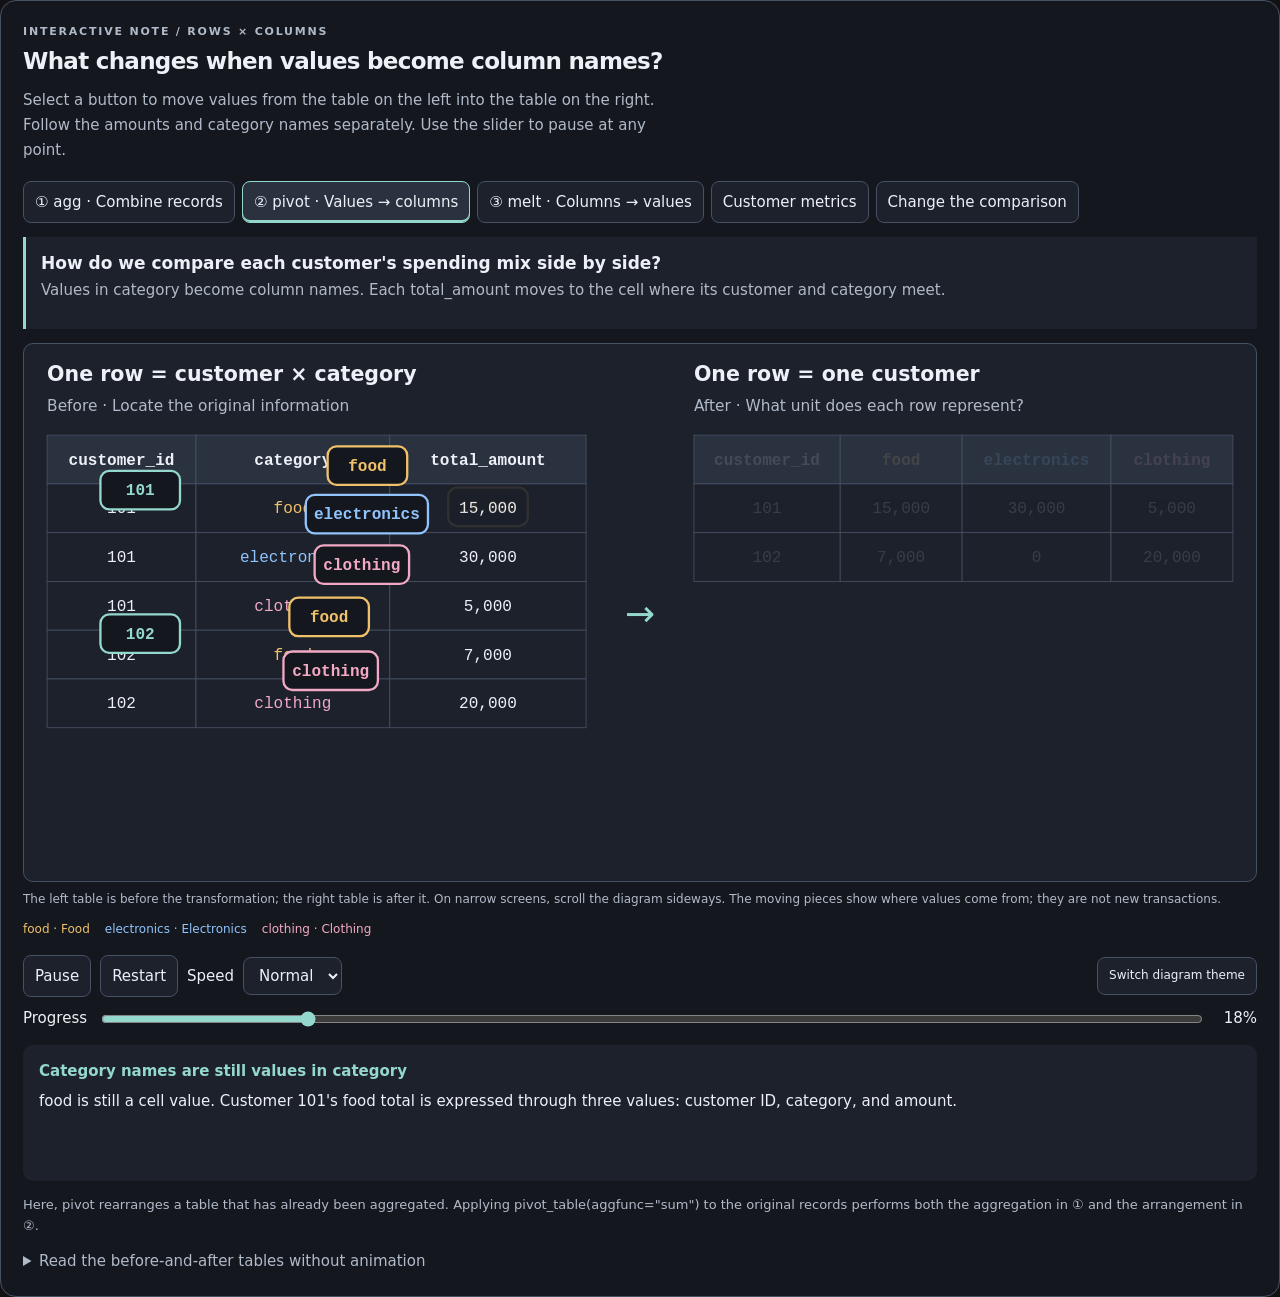
<file: static/pandas-table-lab-en.html>
<!doctype html>
<html lang="en">
<head>
<meta charset="utf-8">
<meta name="viewport" content="width=device-width,initial-scale=1">
<title>How Rows and Columns Change — A Pandas Table Lab</title>
<style>
/* Applies only within this document. The blog's styles and scripts remain unchanged. */
:root{color-scheme:dark;--bg:#14171d;--panel:#1c212b;--text:#edf1f7;--muted:#b1bac9;--line:#465164;--soft:#2a3240;--food:#f0c16b;--electronics:#91c4ff;--clothing:#f2a9c5;--id:#94d8cd}
:root[data-light]{color-scheme:light;--bg:#f6f7fa;--panel:#fff;--text:#202938;--muted:#4f5c6e;--line:#b3becc;--soft:#e9edf3;--food:#885500;--electronics:#175ba6;--clothing:#96335a;--id:#17685c}
*{box-sizing:border-box}body{margin:0;background:transparent;color:var(--text);font:15px/1.65 system-ui,-apple-system,"Noto Sans KR",sans-serif}main{background:var(--bg);border:1px solid var(--line);border-radius:16px;padding:22px;overflow:hidden}h1{font-size:23px;line-height:1.45;margin:4px 0 10px;letter-spacing:-.7px}.eyebrow{font-size:11px;letter-spacing:1.8px;font-weight:700;color:var(--muted)}p{margin:8px 0}.intro{color:var(--muted);max-width:70ch}.tabs{display:flex;gap:7px;flex-wrap:wrap;margin:18px 0 12px}button,select{font:inherit;border:1px solid var(--line);border-radius:8px;background:var(--panel);color:var(--text);padding:8px 11px;cursor:pointer}button[aria-pressed=true]{border-color:var(--id);background:var(--soft);box-shadow:inset 0 -2px var(--id)}button:hover{background:var(--soft)}button:focus-visible,select:focus-visible,input:focus-visible,summary:focus-visible{outline:3px solid var(--electronics);outline-offset:3px}.purpose{padding:12px 15px;border-left:3px solid var(--id);background:var(--panel);margin:14px 0;min-height:92px}.purpose b{display:block;font-size:17px}.purpose span{color:var(--muted)}.scroll{overflow-x:auto;border:1px solid var(--line);border-radius:10px;background:var(--panel)}svg{display:block;width:100%;min-width:900px;height:auto}.hint{font-size:12px;color:var(--muted)}.controls{display:flex;align-items:center;gap:9px;flex-wrap:wrap;margin:15px 0 9px}.timeline{display:flex;align-items:center;gap:12px}.timeline label{flex-shrink:0;white-space:nowrap}input[type=range]{width:100%;accent-color:var(--id);cursor:pointer}output{min-width:40px;text-align:right;font-variant-numeric:tabular-nums}.explanation{background:var(--panel);padding:14px 16px;border-radius:10px;min-height:136px;margin-top:14px}.explanation b{color:var(--id);display:block;margin-bottom:5px}.foot{font-size:13px;color:var(--muted);margin:13px 0 0}details{margin-top:12px}summary{cursor:pointer;color:var(--muted)}.static{overflow:auto}table{border-collapse:collapse;min-width:420px;font-size:13px;margin:10px 0 18px}td,th{border:1px solid var(--line);padding:7px 10px;text-align:left}caption{text-align:left;font-weight:700;padding:8px 0}.theme{margin-left:auto;font-size:12px}.legend{display:flex;gap:15px;flex-wrap:wrap;font-size:12px;margin-top:10px}.legend span:nth-child(1){color:var(--food)}.legend span:nth-child(2){color:var(--electronics)}.legend span:nth-child(3){color:var(--clothing)}@media(max-width:540px){main{padding:14px;border-radius:12px}h1{font-size:21px}.tabs button{font-size:13px;padding:8px}.purpose{min-height:125px}.explanation{min-height:180px}.theme{margin-left:0}}
</style>
</head>
<body>
<main id="lab">
<div class="eyebrow">INTERACTIVE NOTE / ROWS × COLUMNS</div>
<h1>What changes when values become column names?</h1>
<p class="intro">Select a button to move values from the table on the left into the table on the right. Follow the amounts and category names separately. Use the slider to pause at any point.</p>
<nav class="tabs" aria-label="Choose a data transformation">
<button type="button" data-mode="group">① agg · Combine records</button>
<button type="button" data-mode="pivot">② pivot · Values → columns</button>
<button type="button" data-mode="melt">③ melt · Columns → values</button>
<button type="button" data-mode="stats">Customer metrics</button>
<button type="button" data-mode="swap">Change the comparison</button>
</nav>
<div class="purpose"><b id="question"></b><span id="purpose"></span></div>
<div class="scroll" tabindex="0" aria-label="Transformation diagram. Scroll horizontally on a narrow screen."><svg id="board" viewBox="0 0 960 418" role="img" aria-labelledby="svg-title svg-desc"></svg></div>
<p class="hint">The left table is before the transformation; the right table is after it. On narrow screens, scroll the diagram sideways. The moving pieces show where values come from; they are not new transactions.</p>
<div class="legend"><span>food · Food</span><span>electronics · Electronics</span><span>clothing · Clothing</span></div>
<div class="controls">
<button id="play" type="button">Play</button><button id="replay" type="button">Restart</button>
<label for="speed">Speed</label><select id="speed"><option value="0.7">Slow</option><option value="1" selected>Normal</option><option value="1.6">Fast</option></select>
<button type="button" class="theme" id="theme">Switch diagram theme</button>
</div>
<div class="timeline"><label for="progress">Progress</label><input id="progress" type="range" min="0" max="1000" value="0" aria-label="Transformation progress"><output id="percent" for="progress">0%</output></div>
<div class="explanation" aria-live="polite"><b id="phase"></b><span id="explain"></span></div>
<p class="foot" id="result"></p>
<details><summary>Read the before-and-after tables without animation</summary><div class="static" id="static"></div></details>
<noscript><p>The animated diagram requires JavaScript. The article also includes tables and explanations using the same data.</p></noscript>
</main>
<script>
(() => {
'use strict';
// Uses only fictional example data, with no external libraries or network requests.
const $ = id => document.getElementById(id);
const NS = 'http://www.w3.org/2000/svg';
const raw = {headers:['record_id','customer_id','category','amount'],widths:[84,108,128,100],rows:[['r1','101','food','10,000'],['r2','101','food','5,000'],['r3','101','electronics','30,000'],['r4','101','clothing','5,000'],['r5','102','food','7,000'],['r6','102','clothing','20,000']]};
const pairs = {headers:['customer_id','category','total_amount'],widths:[116,151,153],rows:[['101','food','15,000'],['101','electronics','30,000'],['101','clothing','5,000'],['102','food','7,000'],['102','clothing','20,000']]};
const wide = {headers:['customer_id','food','electronics','clothing'],widths:[114,95,116,95],rows:[['101','15,000','30,000','5,000'],['102','7,000','0','20,000']]};
const long = {headers:['customer_id','category','total_amount'],widths:[116,151,153],rows:[['101','food','15,000'],['102','food','7,000'],['101','electronics','30,000'],['102','electronics','0'],['101','clothing','5,000'],['102','clothing','20,000']]};
const stats = {headers:['customer_id','total','mean','max'],widths:[114,102,102,102],rows:[['101','50,000','12,500','30,000'],['102','27,000','13,500','20,000']]};
const flipped = {headers:['category','101','102'],widths:[160,130,130],rows:[['food','15,000','7,000'],['electronics','30,000','0'],['clothing','5,000','20,000']]};
const modes = {
 group:{src:raw,dst:pairs,left:'One row = one spending record',right:'One row = customer × category',question:'How do we total one customer\'s spending in each category?',purpose:'Group by customer_id + category. Combine multiple records into one total.',phases:[['Choose the grouping keys','Customer 101\'s two food records belong to the same group. Their different record_id values identify them as separate original records.'],['Amounts in the same group come together in one cell','Add KRW 10,000 and KRW 5,000 to get KRW 15,000. This step performs a calculation, rather than just changing positions.'],['A total remains in place of individual records','The KRW 15,000 for 101 × food does not tell us the two original amounts. The result no longer contains record_id or the individual amounts.']],result:'6 record rows → 5 observed customer-category rows. The overall amount stays at KRW 77,000, but individual record details have been summarized.'},
 pivot:{src:pairs,dst:wide,left:'One row = customer × category',right:'One row = one customer',question:'How do we compare each customer\'s spending mix side by side?',purpose:'Values in category become column names. Each total_amount moves to the cell where its customer and category meet.',phases:[['Category names are still values in category','food is still a cell value. Customer 101\'s food total is expressed through three values: customer ID, category, and amount.'],['Category values become headers; amounts move to matching cells','food becomes a column name on the right. KRW 15,000 moves to row 101 × column food. The category information has not disappeared.'],['The same facts are collected in one row per customer','101 × food still means KRW 15,000. The 0 in the newly created 102 × electronics cell assumes no purchase; it is not an observed transaction.']],result:'Here, pivot rearranges a table that has already been aggregated. Applying pivot_table(aggfunc="sum") to the original records performs both the aggregation in ① and the arrangement in ②.'},
 melt:{src:wide,dst:long,left:'One row = one customer',right:'One row = customer × category',question:'How do we filter and group using category as one common field?',purpose:'Unpack several column names into values in category, and collect each cell\'s amount in total_amount.',phases:[['Column names carry information too','For KRW 15,000 in the food column, the category name and amount are stored separately. The customer ID must also stay connected.'],['Bring the column name and amount into the same row again','The header food repeats as a category value for both customers. The links between 101 and KRW 15,000, and between 102 and KRW 7,000, stay intact.'],['More rows do not mean more customers or original records','2 customers × 3 categories = 6 rows. KRW 15,000 is still a total; it does not split into KRW 10,000 and KRW 5,000. The filled-in 0 also gets its own row.']],result:'2 rows × 3 amount columns → 6 rows × 1 amount column. Category information moves from column names into category values. There are still 2 customers.'},
 stats:{src:raw,dst:stats,left:'Original: one row = one spending record',right:'One row = one customer',question:'What if we need each customer\'s total, mean, and maximum across categories?',purpose:'Group only by customer and apply different calculations to amount. The names on the right are calculated metrics, not categories.',phases:[['Keep only customer as the grouping key','Customer 101\'s four records are calculated as one group even though their categories differ.'],['Calculate different metrics from the same records','From the four amounts, calculate a total of KRW 50,000, a mean of KRW 12,500 per record, and a maximum of KRW 30,000.'],['Calculated metrics answer different questions','total, mean, and max are not values from the original category column. Adding these metrics together does not give total spending.']],result:'The result no longer distinguishes categories. Knowing only the total, mean, and maximum does not let us recover the food total of KRW 15,000.'},
 swap:{src:wide,dst:flipped,left:'Rows = customers / Columns = categories',right:'Rows = categories / Columns = customers',question:'What if we want to compare the two customers within each category?',purpose:'Place customers and categories on the opposite axes. The comparison changes, but each combination\'s amount stays the same.',phases:[['Choose what each row should compare','The left table has one row per customer. This time, we want one row per category.'],['Swap the positions of identifiers and categories','food becomes a row label, and 101 becomes a column name. KRW 15,000 moves to row food × column 101.'],['The table faces a different direction; the amounts stay the same','Customer 101\'s food total is still KRW 15,000. Changing positions alone does not change the total, units, or aggregation period.']],result:'This exchanges the two axes of the current amount table. Not every pivot is a simple transpose. Choose index and columns to suit the question.'}
};
function node(tag,attrs={},text){const e=document.createElementNS(NS,tag);for(const[k,v]of Object.entries(attrs))e.setAttribute(k,v);if(text!==undefined)e.textContent=text;return e;}
function color(text){return ['food','electronics','clothing'].includes(text)?`var(--${text})`:'var(--text)';}
function position(table,side,row,col){const x=(side?522:18)+table.widths.slice(0,col).reduce((a,b)=>a+b,0)+table.widths[col]/2;return{x,y:90+(row+1)*38};}
let mode='pivot',progress=0,playing=false,last=0,raf=0,flights=[],destCells=[],phase=-1;
const reduce=window.matchMedia('(prefers-reduced-motion: reduce)');
function drawTable(table,side,title){const svg=$('board'),x=side?522:18;svg.append(node('text',{x,y:29,fill:'var(--text)','font-size':16,'font-weight':650},title));svg.append(node('text',{x,y:52,fill:'var(--muted)','font-size':12},side?'After · What unit does each row represent?':'Before · Locate the original information'));
 for(let r=-1;r<table.rows.length;r++)for(let c=0;c<table.headers.length;c++){const p=position(table,side,r,c),value=r<0?table.headers[c]:table.rows[r][c];svg.append(node('rect',{x:p.x-table.widths[c]/2,y:p.y-19,width:table.widths[c],height:38,fill:r<0?'var(--soft)':'var(--panel)',stroke:'var(--line)','stroke-width':.65}));const text=node('text',{x:p.x,y:p.y+4,'text-anchor':'middle',fill:color(value),'font-size':value.length>12?11:12.5,'font-family':'ui-monospace,monospace','font-weight':r<0?700:500},value);svg.append(text);if(side)destCells.push(text);}
}
function flight(sr,sc,dr,dc,label,tint,delay=0){const m=modes[mode],a=position(m.src,0,sr,sc),b=position(m.dst,1,dr,dc),g=node('g'),w=Math.max(62,label.length*7.2+16);g.append(node('rect',{x:-w/2,y:-15,width:w,height:30,rx:7,fill:'var(--bg)',stroke:tint||color(label),'stroke-width':1.8}));g.append(node('text',{'text-anchor':'middle',y:4,fill:tint||color(label),'font-size':12.5,'font-family':'ui-monospace,monospace','font-weight':700},label));$('board').append(g);flights.push({g,a,b,delay});}
function makeFlights(){const m=modes[mode];if(mode==='group'){const maps=[0,0,1,2,3,4];maps.forEach((r,i)=>flight(i,3,r,2,m.src.rows[i][3],color(m.src.rows[i][2]),i*.023));[0,2,3,4,5].forEach((i,r)=>flight(i,2,r,1,m.src.rows[i][2],null,r*.025));}
 if(mode==='pivot'){const cols={food:1,electronics:2,clothing:3};m.src.rows.forEach((r,i)=>{const c=cols[r[1]],dr=r[0]==='101'?0:1;flight(i,1,-1,c,r[1],null,i*.02);flight(i,2,dr,c,r[2],color(r[1]),.18+i*.018);});[0,3].forEach((i,r)=>flight(i,0,r,0,m.src.rows[i][0],'var(--id)',.1));}
 if(mode==='melt'){m.dst.rows.forEach((r,i)=>{const sr=r[0]==='101'?0:1,sc={food:1,electronics:2,clothing:3}[r[1]];flight(-1,sc,i,1,r[1],null,i*.015);flight(sr,sc,i,2,r[2],color(r[1]),.16+i*.015);flight(sr,0,i,0,r[0],'var(--id)',.08+i*.01);});}
 if(mode==='stats'){m.src.rows.forEach((r,i)=>{const dr=r[1]==='101'?0:1;[1,2,3].forEach((c)=>flight(i,3,dr,c,r[3],color(r[2]),.015*i+.04*c));});}
 if(mode==='swap'){for(let c=1;c<4;c++){flight(-1,c,c-1,0,m.src.headers[c],null,c*.025);for(let r=0;r<2;r++)flight(r,c,c-1,r+1,m.src.rows[r][c],color(m.src.headers[c]),.17+c*.02);}for(let r=0;r<2;r++)flight(r,0,-1,r+1,m.src.rows[r][0],'var(--id)',.09);}}
function staticTables(){const box=$('static');box.replaceChildren();[['Before',modes[mode].src],['After',modes[mode].dst]].forEach(([label,t])=>{const table=document.createElement('table');const cap=table.createCaption();cap.textContent=label;const head=table.createTHead().insertRow();t.headers.forEach(h=>{const th=document.createElement('th');th.scope='col';th.textContent=h;head.append(th);});const body=table.createTBody();t.rows.forEach(r=>{const row=body.insertRow();r.forEach(v=>{row.insertCell().textContent=v;});});box.append(table);});}
function paint(){progress=Math.max(0,Math.min(1,progress));$('progress').value=Math.round(progress*1000);$('percent').value=Math.round(progress*100)+'%';const show=Math.max(0,Math.min(1,(progress-.72)/.16));destCells.forEach(e=>e.setAttribute('opacity',.13+.87*show));for(const f of flights){const t=Math.max(0,Math.min(1,(progress-.08-f.delay*.55)/.47)),ease=t*t*(3-2*t),x=f.a.x+(f.b.x-f.a.x)*ease,y=f.a.y+(f.b.y-f.a.y)*ease-45*Math.sin(Math.PI*t);f.g.setAttribute('transform',`translate(${x} ${y})`);f.g.setAttribute('opacity',t<=0||progress>=.88?0:Math.min(1,t*12,Math.max(0,(.88-progress)*12)));}const current=progress<.19?0:progress<.81?1:2;if(current!==phase){phase=current;$('phase').textContent=modes[mode].phases[current][0];$('explain').textContent=modes[mode].phases[current][1];}}
function pause(){playing=false;cancelAnimationFrame(raf);$('play').textContent='Play';}
function tick(now){if(!playing)return;progress+=(now-last)/6500*Number($('speed').value);last=now;paint();if(progress>=1)pause();else raf=requestAnimationFrame(tick);}
function play(){if(progress>=1)progress=0;playing=true;last=performance.now();$('play').textContent='Pause';raf=requestAnimationFrame(tick);}
function select(next,auto=true){pause();mode=next;progress=0;phase=-1;flights=[];destCells=[];const m=modes[mode];$('board').replaceChildren(node('title',{id:'svg-title'},m.question),node('desc',{id:'svg-desc'},m.purpose));drawTable(m.src,0,m.left);drawTable(m.dst,1,m.right);$('board').append(node('text',{x:480,y:220,'text-anchor':'middle',fill:'var(--id)','font-size':28},'→'));makeFlights();$('question').textContent=m.question;$('purpose').textContent=m.purpose;$('result').textContent=m.result;document.querySelectorAll('[data-mode]').forEach(b=>b.setAttribute('aria-pressed',String(b.dataset.mode===mode)));staticTables();if(reduce.matches)progress=1;paint();if(auto&&!reduce.matches)play();}
// Users can start playback or change progress directly. The animation does not loop automatically.
document.querySelectorAll('[data-mode]').forEach(b=>b.addEventListener('click',()=>select(b.dataset.mode)));
$('play').addEventListener('click',()=>playing?pause():play());$('replay').addEventListener('click',()=>{pause();progress=0;paint();play();});$('progress').addEventListener('input',()=>{pause();progress=Number($('progress').value)/1000;paint();});$('theme').addEventListener('click',()=>document.documentElement.toggleAttribute('data-light'));
document.addEventListener('visibilitychange',()=>{if(document.hidden)pause();});
// Adjust only the frame height to fit its content. Do not change the parent document's CSS, theme, or DOM.
function resize(){try{if(window.frameElement)window.frameElement.style.height=Math.ceil($('lab').getBoundingClientRect().height+2)+'px';}catch(_){}}
new ResizeObserver(resize).observe($('lab'));select('pivot',false);let first=true;new IntersectionObserver(entries=>{if(entries[0].isIntersecting){if(first&&!reduce.matches){first=false;play();}}else pause();},{threshold:.15}).observe($('lab'));
})();
</script>
</body>
</html>
</file>
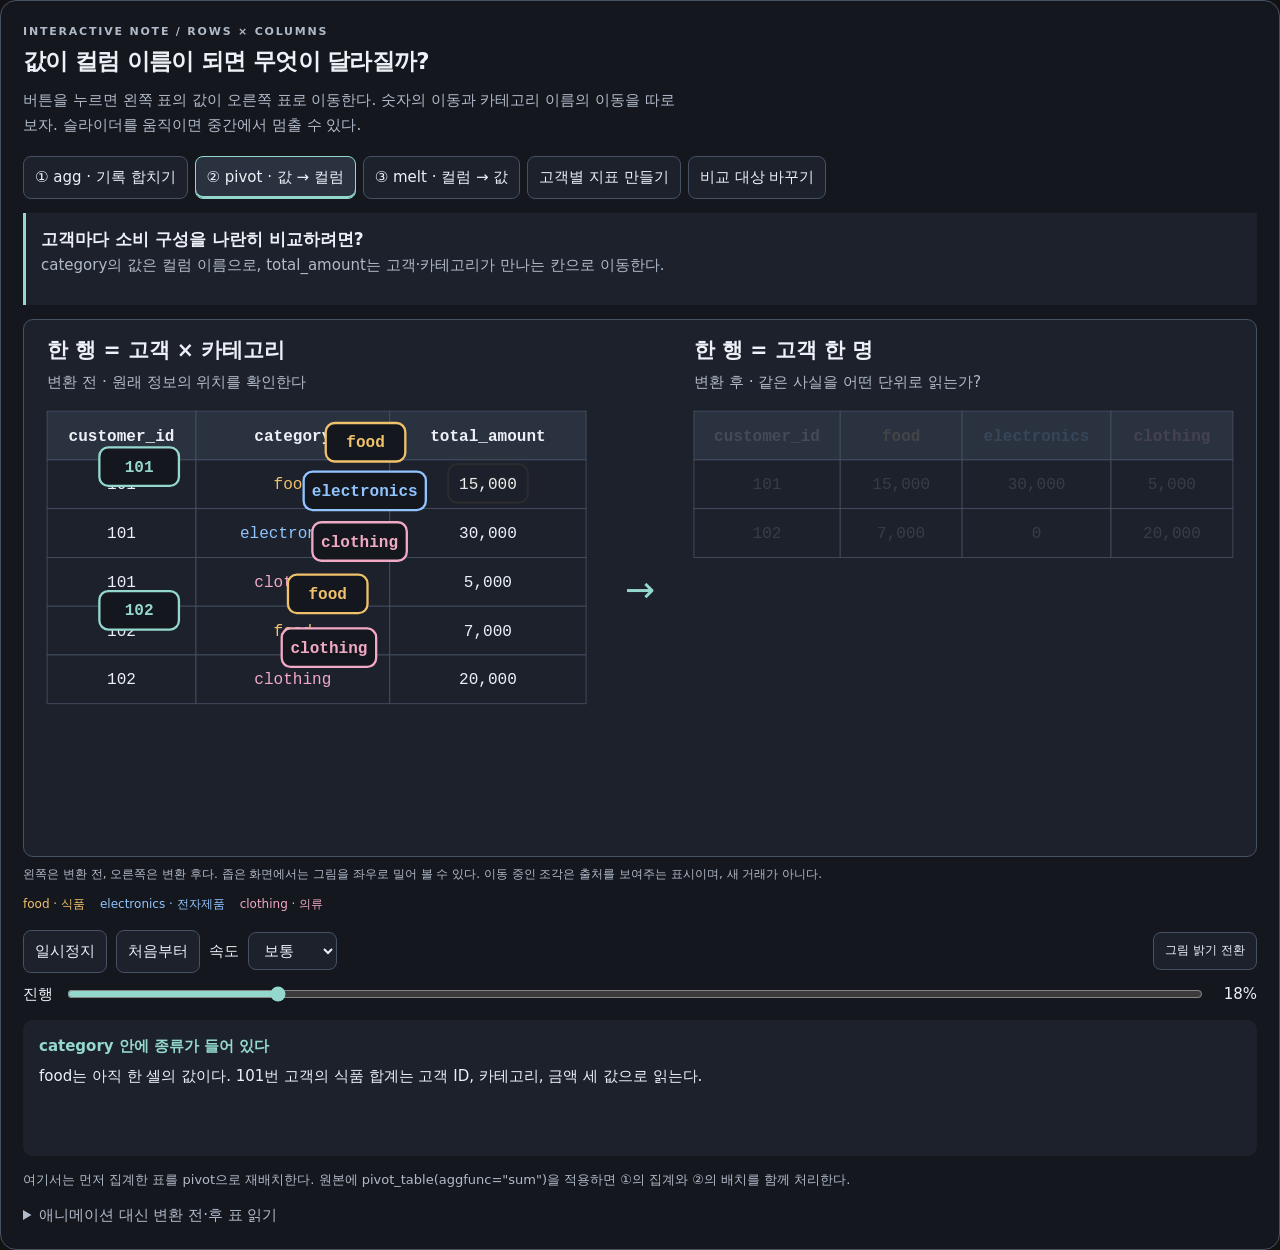
<file: static/pandas-table-lab.html>
<!doctype html>
<html lang="ko">
<head>
<meta charset="utf-8">
<meta name="viewport" content="width=device-width,initial-scale=1">
<title>행과 컬럼이 바뀌는 과정 — Pandas 테이블 실험</title>
<style>
/* 이 문서 안에서만 적용한다. 블로그의 스타일과 스크립트는 변경하지 않는다. */
:root{color-scheme:dark;--bg:#14171d;--panel:#1c212b;--text:#edf1f7;--muted:#b1bac9;--line:#465164;--soft:#2a3240;--food:#f0c16b;--electronics:#91c4ff;--clothing:#f2a9c5;--id:#94d8cd}
:root[data-light]{color-scheme:light;--bg:#f6f7fa;--panel:#fff;--text:#202938;--muted:#4f5c6e;--line:#b3becc;--soft:#e9edf3;--food:#885500;--electronics:#175ba6;--clothing:#96335a;--id:#17685c}
*{box-sizing:border-box}body{margin:0;background:transparent;color:var(--text);font:15px/1.65 system-ui,-apple-system,"Noto Sans KR",sans-serif}main{background:var(--bg);border:1px solid var(--line);border-radius:16px;padding:22px;overflow:hidden}h1{font-size:23px;line-height:1.45;margin:4px 0 10px;letter-spacing:-.7px}.eyebrow{font-size:11px;letter-spacing:1.8px;font-weight:700;color:var(--muted)}p{margin:8px 0}.intro{color:var(--muted);max-width:70ch}.tabs{display:flex;gap:7px;flex-wrap:wrap;margin:18px 0 12px}button,select{font:inherit;border:1px solid var(--line);border-radius:8px;background:var(--panel);color:var(--text);padding:8px 11px;cursor:pointer}button[aria-pressed=true]{border-color:var(--id);background:var(--soft);box-shadow:inset 0 -2px var(--id)}button:hover{background:var(--soft)}button:focus-visible,select:focus-visible,input:focus-visible,summary:focus-visible{outline:3px solid var(--electronics);outline-offset:3px}.purpose{padding:12px 15px;border-left:3px solid var(--id);background:var(--panel);margin:14px 0;min-height:92px}.purpose b{display:block;font-size:17px}.purpose span{color:var(--muted)}.scroll{overflow-x:auto;border:1px solid var(--line);border-radius:10px;background:var(--panel)}svg{display:block;width:100%;min-width:900px;height:auto}.hint{font-size:12px;color:var(--muted)}.controls{display:flex;align-items:center;gap:9px;flex-wrap:wrap;margin:15px 0 9px}.timeline{display:flex;align-items:center;gap:12px}.timeline label{flex-shrink:0;white-space:nowrap}input[type=range]{width:100%;accent-color:var(--id);cursor:pointer}output{min-width:40px;text-align:right;font-variant-numeric:tabular-nums}.explanation{background:var(--panel);padding:14px 16px;border-radius:10px;min-height:136px;margin-top:14px}.explanation b{color:var(--id);display:block;margin-bottom:5px}.foot{font-size:13px;color:var(--muted);margin:13px 0 0}details{margin-top:12px}summary{cursor:pointer;color:var(--muted)}.static{overflow:auto}table{border-collapse:collapse;min-width:420px;font-size:13px;margin:10px 0 18px}td,th{border:1px solid var(--line);padding:7px 10px;text-align:left}caption{text-align:left;font-weight:700;padding:8px 0}.theme{margin-left:auto;font-size:12px}.legend{display:flex;gap:15px;flex-wrap:wrap;font-size:12px;margin-top:10px}.legend span:nth-child(1){color:var(--food)}.legend span:nth-child(2){color:var(--electronics)}.legend span:nth-child(3){color:var(--clothing)}@media(max-width:540px){main{padding:14px;border-radius:12px}h1{font-size:21px}.tabs button{font-size:13px;padding:8px}.purpose{min-height:125px}.explanation{min-height:180px}.theme{margin-left:0}}
</style>
</head>
<body>
<main id="lab">
<div class="eyebrow">INTERACTIVE NOTE / ROWS × COLUMNS</div>
<h1>값이 컬럼 이름이 되면 무엇이 달라질까?</h1>
<p class="intro">버튼을 누르면 왼쪽 표의 값이 오른쪽 표로 이동한다. 숫자의 이동과 카테고리 이름의 이동을 따로 보자. 슬라이더를 움직이면 중간에서 멈출 수 있다.</p>
<nav class="tabs" aria-label="데이터 변환 선택">
<button type="button" data-mode="group">① agg · 기록 합치기</button>
<button type="button" data-mode="pivot">② pivot · 값 → 컬럼</button>
<button type="button" data-mode="melt">③ melt · 컬럼 → 값</button>
<button type="button" data-mode="stats">고객별 지표 만들기</button>
<button type="button" data-mode="swap">비교 대상 바꾸기</button>
</nav>
<div class="purpose"><b id="question"></b><span id="purpose"></span></div>
<div class="scroll" tabindex="0" aria-label="변환 그림. 좁은 화면에서는 가로로 스크롤할 수 있습니다."><svg id="board" viewBox="0 0 960 418" role="img" aria-labelledby="svg-title svg-desc"></svg></div>
<p class="hint">왼쪽은 변환 전, 오른쪽은 변환 후다. 좁은 화면에서는 그림을 좌우로 밀어 볼 수 있다. 이동 중인 조각은 출처를 보여주는 표시이며, 새 거래가 아니다.</p>
<div class="legend"><span>food · 식품</span><span>electronics · 전자제품</span><span>clothing · 의류</span></div>
<div class="controls">
<button id="play" type="button">재생</button><button id="replay" type="button">처음부터</button>
<label for="speed">속도</label><select id="speed"><option value="0.7">느리게</option><option value="1" selected>보통</option><option value="1.6">빠르게</option></select>
<button type="button" class="theme" id="theme">그림 밝기 전환</button>
</div>
<div class="timeline"><label for="progress">진행</label><input id="progress" type="range" min="0" max="1000" value="0" aria-label="변환 진행 위치"><output id="percent" for="progress">0%</output></div>
<div class="explanation" aria-live="polite"><b id="phase"></b><span id="explain"></span></div>
<p class="foot" id="result"></p>
<details><summary>애니메이션 대신 변환 전·후 표 읽기</summary><div class="static" id="static"></div></details>
<noscript><p>움직이는 그림은 JavaScript가 필요하다. 본문에 같은 데이터의 표와 설명을 함께 적어 두었다.</p></noscript>
</main>
<script>
(() => {
'use strict';
// 외부 라이브러리·통신 없이 가상의 예제 데이터만 사용한다.
const $ = id => document.getElementById(id);
const NS = 'http://www.w3.org/2000/svg';
const raw = {headers:['record_id','customer_id','category','amount'],widths:[84,108,128,100],rows:[['r1','101','food','10,000'],['r2','101','food','5,000'],['r3','101','electronics','30,000'],['r4','101','clothing','5,000'],['r5','102','food','7,000'],['r6','102','clothing','20,000']]};
const pairs = {headers:['customer_id','category','total_amount'],widths:[116,151,153],rows:[['101','food','15,000'],['101','electronics','30,000'],['101','clothing','5,000'],['102','food','7,000'],['102','clothing','20,000']]};
const wide = {headers:['customer_id','food','electronics','clothing'],widths:[114,95,116,95],rows:[['101','15,000','30,000','5,000'],['102','7,000','0','20,000']]};
const long = {headers:['customer_id','category','total_amount'],widths:[116,151,153],rows:[['101','food','15,000'],['102','food','7,000'],['101','electronics','30,000'],['102','electronics','0'],['101','clothing','5,000'],['102','clothing','20,000']]};
const stats = {headers:['customer_id','total','mean','max'],widths:[114,102,102,102],rows:[['101','50,000','12,500','30,000'],['102','27,000','13,500','20,000']]};
const flipped = {headers:['category','101','102'],widths:[160,130,130],rows:[['food','15,000','7,000'],['electronics','30,000','0'],['clothing','5,000','20,000']]};
const modes = {
 group:{src:raw,dst:pairs,left:'한 행 = 금액 기록 하나',right:'한 행 = 고객 × 카테고리',question:'같은 고객이 같은 종류에 쓴 돈을 합치려면?',purpose:'구분 기준은 customer_id + category. 여러 기록을 한 합계로 바꾼다.',phases:[['묶을 기준을 정한다','101번 고객의 food 두 기록은 같은 그룹이다. record_id가 다르므로 원본에서는 서로 다른 기록이다.'],['같은 그룹의 금액이 한 칸으로 모인다','10,000원과 5,000원을 더해 15,000원을 만든다. 이 단계는 위치만 바꾸는 것이 아니라 계산하는 단계다.'],['개별 기록 대신 합계가 남는다','101 × food의 15,000원만으로 원래 두 금액을 되찾을 수 없다. record_id와 개별 금액은 이 결과에서 사라졌다.']],result:'기록 6행 → 관측된 고객·카테고리 5행. 전체 금액 77,000원은 같지만 기록의 세부 내역은 요약된다.'},
 pivot:{src:pairs,dst:wide,left:'한 행 = 고객 × 카테고리',right:'한 행 = 고객 한 명',question:'고객마다 소비 구성을 나란히 비교하려면?',purpose:'category의 값은 컬럼 이름으로, total_amount는 고객·카테고리가 만나는 칸으로 이동한다.',phases:[['category 안에 종류가 들어 있다','food는 아직 한 셀의 값이다. 101번 고객의 식품 합계는 고객 ID, 카테고리, 금액 세 값으로 읽는다.'],['종류 값은 제목으로, 금액은 해당 칸으로 이동한다','food가 오른쪽 컬럼 이름이 된다. 15,000원은 101 행 × food 컬럼의 칸으로 이동한다. category라는 정보가 없어지는 것이 아니다.'],['같은 사실을 고객 한 행에 모았다','101 × food = 15,000원이라는 뜻은 그대로다. 새로 만든 102 × electronics 칸의 0은 미구매라는 전제로 채운 값이지, 관측된 거래가 아니다.']],result:'여기서는 먼저 집계한 표를 pivot으로 재배치한다. 원본에 pivot_table(aggfunc="sum")을 적용하면 ①의 집계와 ②의 배치를 함께 처리한다.'},
 melt:{src:wide,dst:long,left:'한 행 = 고객 한 명',right:'한 행 = 고객 × 카테고리',question:'카테고리라는 하나의 기준으로 필터·그룹화를 하려면?',purpose:'여러 컬럼 이름을 category 값으로 풀고, 각 셀의 금액을 total_amount에 모은다.',phases:[['컬럼 이름에도 정보가 들어 있다','food 컬럼의 15,000원은 종류 이름과 금액이 떨어져 저장된 상태다. 고객 ID도 함께 보존해야 한다.'],['컬럼 이름과 금액을 다시 한 행에 담는다','food라는 제목은 두 고객의 category 값으로 반복된다. 101과 15,000원, 102와 7,000원의 연결은 그대로 유지한다.'],['행은 늘어도 고객과 원본 기록은 늘지 않는다','2명 × 3카테고리 = 6행이다. 15,000원은 여전히 합계이며 10,000원과 5,000원으로 분해되지 않는다. 채운 0도 한 행으로 나온다.']],result:'2행 × 3개 금액 컬럼 → 6행 × 금액 컬럼 1개. 카테고리 정보는 컬럼 이름에서 category 값으로 이동한다. 고객 수는 계속 2명이다.'},
 stats:{src:raw,dst:stats,left:'원본: 한 행 = 금액 기록 하나',right:'한 행 = 고객 한 명',question:'종류 구분 없이 고객의 총액·평균·최댓값이 필요하다면?',purpose:'고객만 묶고 amount에 서로 다른 계산을 적용한다. 오른쪽 이름은 카테고리가 아니라 계산 지표다.',phases:[['고객만 구분 기준에 남긴다','101번 고객의 네 기록은 카테고리가 달라도 같은 그룹으로 계산한다.'],['같은 기록으로 서로 다른 지표를 만든다','네 금액에서 합계 50,000원, 기록당 평균 12,500원, 최댓값 30,000원을 각각 계산한다.'],['계산 지표는 서로 다른 질문에 답한다','total, mean, max는 원본 category의 값이 아니다. 이 지표들을 서로 더한 값은 총소비액이 아니다.']],result:'이 결과에는 종류별 구분이 없다. 총액·평균·최댓값만 가지고 식품 합계 15,000원을 다시 알아낼 수는 없다.'},
 swap:{src:wide,dst:flipped,left:'행 = 고객 / 컬럼 = 카테고리',right:'행 = 카테고리 / 컬럼 = 고객',question:'이번에는 카테고리별로 두 고객을 비교하려면?',purpose:'고객과 카테고리를 반대 축에 배치한다. 비교 대상이 바뀌지만 각 조합의 금액은 바뀌지 않는다.',phases:[['행의 비교 대상부터 고른다','왼쪽은 고객마다 한 행이다. 이번에는 카테고리마다 한 행으로 보고 싶다.'],['식별 기준과 분류 기준의 위치를 바꾼다','food는 행의 기준으로 내려가고 101은 컬럼 이름으로 이동한다. 15,000원은 food 행 × 101 컬럼으로 이동한다.'],['표 방향은 달라도 같은 금액이다','여전히 101번 고객의 식품 합계는 15,000원이다. 총액·단위·집계 기간은 이 위치 이동만으로 바뀌지 않는다.']],result:'현재 금액 표의 두 축을 교환한 결과다. 모든 종류의 피벗이 단순 전치인 것은 아니다. 실제 목적에 따라 index와 columns를 선택한다.'}
};
function node(tag,attrs={},text){const e=document.createElementNS(NS,tag);for(const[k,v]of Object.entries(attrs))e.setAttribute(k,v);if(text!==undefined)e.textContent=text;return e;}
function color(text){return ['food','electronics','clothing'].includes(text)?`var(--${text})`:'var(--text)';}
function position(table,side,row,col){const x=(side?522:18)+table.widths.slice(0,col).reduce((a,b)=>a+b,0)+table.widths[col]/2;return{x,y:90+(row+1)*38};}
let mode='pivot',progress=0,playing=false,last=0,raf=0,flights=[],destCells=[],phase=-1;
const reduce=window.matchMedia('(prefers-reduced-motion: reduce)');
function drawTable(table,side,title){const svg=$('board'),x=side?522:18;svg.append(node('text',{x,y:29,fill:'var(--text)','font-size':16,'font-weight':650},title));svg.append(node('text',{x,y:52,fill:'var(--muted)','font-size':12},side?'변환 후 · 같은 사실을 어떤 단위로 읽는가?':'변환 전 · 원래 정보의 위치를 확인한다'));
 for(let r=-1;r<table.rows.length;r++)for(let c=0;c<table.headers.length;c++){const p=position(table,side,r,c),value=r<0?table.headers[c]:table.rows[r][c];svg.append(node('rect',{x:p.x-table.widths[c]/2,y:p.y-19,width:table.widths[c],height:38,fill:r<0?'var(--soft)':'var(--panel)',stroke:'var(--line)','stroke-width':.65}));const text=node('text',{x:p.x,y:p.y+4,'text-anchor':'middle',fill:color(value),'font-size':value.length>12?11:12.5,'font-family':'ui-monospace,monospace','font-weight':r<0?700:500},value);svg.append(text);if(side)destCells.push(text);}
}
function flight(sr,sc,dr,dc,label,tint,delay=0){const m=modes[mode],a=position(m.src,0,sr,sc),b=position(m.dst,1,dr,dc),g=node('g'),w=Math.max(62,label.length*7.2+16);g.append(node('rect',{x:-w/2,y:-15,width:w,height:30,rx:7,fill:'var(--bg)',stroke:tint||color(label),'stroke-width':1.8}));g.append(node('text',{'text-anchor':'middle',y:4,fill:tint||color(label),'font-size':12.5,'font-family':'ui-monospace,monospace','font-weight':700},label));$('board').append(g);flights.push({g,a,b,delay});}
function makeFlights(){const m=modes[mode];if(mode==='group'){const maps=[0,0,1,2,3,4];maps.forEach((r,i)=>flight(i,3,r,2,m.src.rows[i][3],color(m.src.rows[i][2]),i*.023));[0,2,3,4,5].forEach((i,r)=>flight(i,2,r,1,m.src.rows[i][2],null,r*.025));}
 if(mode==='pivot'){const cols={food:1,electronics:2,clothing:3};m.src.rows.forEach((r,i)=>{const c=cols[r[1]],dr=r[0]==='101'?0:1;flight(i,1,-1,c,r[1],null,i*.02);flight(i,2,dr,c,r[2],color(r[1]),.18+i*.018);});[0,3].forEach((i,r)=>flight(i,0,r,0,m.src.rows[i][0],'var(--id)',.1));}
 if(mode==='melt'){m.dst.rows.forEach((r,i)=>{const sr=r[0]==='101'?0:1,sc={food:1,electronics:2,clothing:3}[r[1]];flight(-1,sc,i,1,r[1],null,i*.015);flight(sr,sc,i,2,r[2],color(r[1]),.16+i*.015);flight(sr,0,i,0,r[0],'var(--id)',.08+i*.01);});}
 if(mode==='stats'){m.src.rows.forEach((r,i)=>{const dr=r[1]==='101'?0:1;[1,2,3].forEach((c)=>flight(i,3,dr,c,r[3],color(r[2]),.015*i+.04*c));});}
 if(mode==='swap'){for(let c=1;c<4;c++){flight(-1,c,c-1,0,m.src.headers[c],null,c*.025);for(let r=0;r<2;r++)flight(r,c,c-1,r+1,m.src.rows[r][c],color(m.src.headers[c]),.17+c*.02);}for(let r=0;r<2;r++)flight(r,0,-1,r+1,m.src.rows[r][0],'var(--id)',.09);}}
function staticTables(){const box=$('static');box.replaceChildren();[['변환 전',modes[mode].src],['변환 후',modes[mode].dst]].forEach(([label,t])=>{const table=document.createElement('table');const cap=table.createCaption();cap.textContent=label;const head=table.createTHead().insertRow();t.headers.forEach(h=>{const th=document.createElement('th');th.scope='col';th.textContent=h;head.append(th);});const body=table.createTBody();t.rows.forEach(r=>{const row=body.insertRow();r.forEach(v=>{row.insertCell().textContent=v;});});box.append(table);});}
function paint(){progress=Math.max(0,Math.min(1,progress));$('progress').value=Math.round(progress*1000);$('percent').value=Math.round(progress*100)+'%';const show=Math.max(0,Math.min(1,(progress-.72)/.16));destCells.forEach(e=>e.setAttribute('opacity',.13+.87*show));for(const f of flights){const t=Math.max(0,Math.min(1,(progress-.08-f.delay*.55)/.47)),ease=t*t*(3-2*t),x=f.a.x+(f.b.x-f.a.x)*ease,y=f.a.y+(f.b.y-f.a.y)*ease-45*Math.sin(Math.PI*t);f.g.setAttribute('transform',`translate(${x} ${y})`);f.g.setAttribute('opacity',t<=0||progress>=.88?0:Math.min(1,t*12,Math.max(0,(.88-progress)*12)));}const current=progress<.19?0:progress<.81?1:2;if(current!==phase){phase=current;$('phase').textContent=modes[mode].phases[current][0];$('explain').textContent=modes[mode].phases[current][1];}}
function pause(){playing=false;cancelAnimationFrame(raf);$('play').textContent='재생';}
function tick(now){if(!playing)return;progress+=(now-last)/6500*Number($('speed').value);last=now;paint();if(progress>=1)pause();else raf=requestAnimationFrame(tick);}
function play(){if(progress>=1)progress=0;playing=true;last=performance.now();$('play').textContent='일시정지';raf=requestAnimationFrame(tick);}
function select(next,auto=true){pause();mode=next;progress=0;phase=-1;flights=[];destCells=[];const m=modes[mode];$('board').replaceChildren(node('title',{id:'svg-title'},m.question),node('desc',{id:'svg-desc'},m.purpose));drawTable(m.src,0,m.left);drawTable(m.dst,1,m.right);$('board').append(node('text',{x:480,y:220,'text-anchor':'middle',fill:'var(--id)','font-size':28},'→'));makeFlights();$('question').textContent=m.question;$('purpose').textContent=m.purpose;$('result').textContent=m.result;document.querySelectorAll('[data-mode]').forEach(b=>b.setAttribute('aria-pressed',String(b.dataset.mode===mode)));staticTables();if(reduce.matches)progress=1;paint();if(auto&&!reduce.matches)play();}
// 사용자가 직접 재생하거나 진행 위치를 바꿀 수 있다. 자동 반복은 하지 않는다.
document.querySelectorAll('[data-mode]').forEach(b=>b.addEventListener('click',()=>select(b.dataset.mode)));
$('play').addEventListener('click',()=>playing?pause():play());$('replay').addEventListener('click',()=>{pause();progress=0;paint();play();});$('progress').addEventListener('input',()=>{pause();progress=Number($('progress').value)/1000;paint();});$('theme').addEventListener('click',()=>document.documentElement.toggleAttribute('data-light'));
document.addEventListener('visibilitychange',()=>{if(document.hidden)pause();});
// 프레임 높이만 내용에 맞춘다. 부모 문서의 CSS·테마·DOM에는 손대지 않는다.
function resize(){try{if(window.frameElement)window.frameElement.style.height=Math.ceil($('lab').getBoundingClientRect().height+2)+'px';}catch(_){}}
new ResizeObserver(resize).observe($('lab'));select('pivot',false);let first=true;new IntersectionObserver(entries=>{if(entries[0].isIntersecting){if(first&&!reduce.matches){first=false;play();}}else pause();},{threshold:.15}).observe($('lab'));
})();
</script>
</body>
</html>
</file>
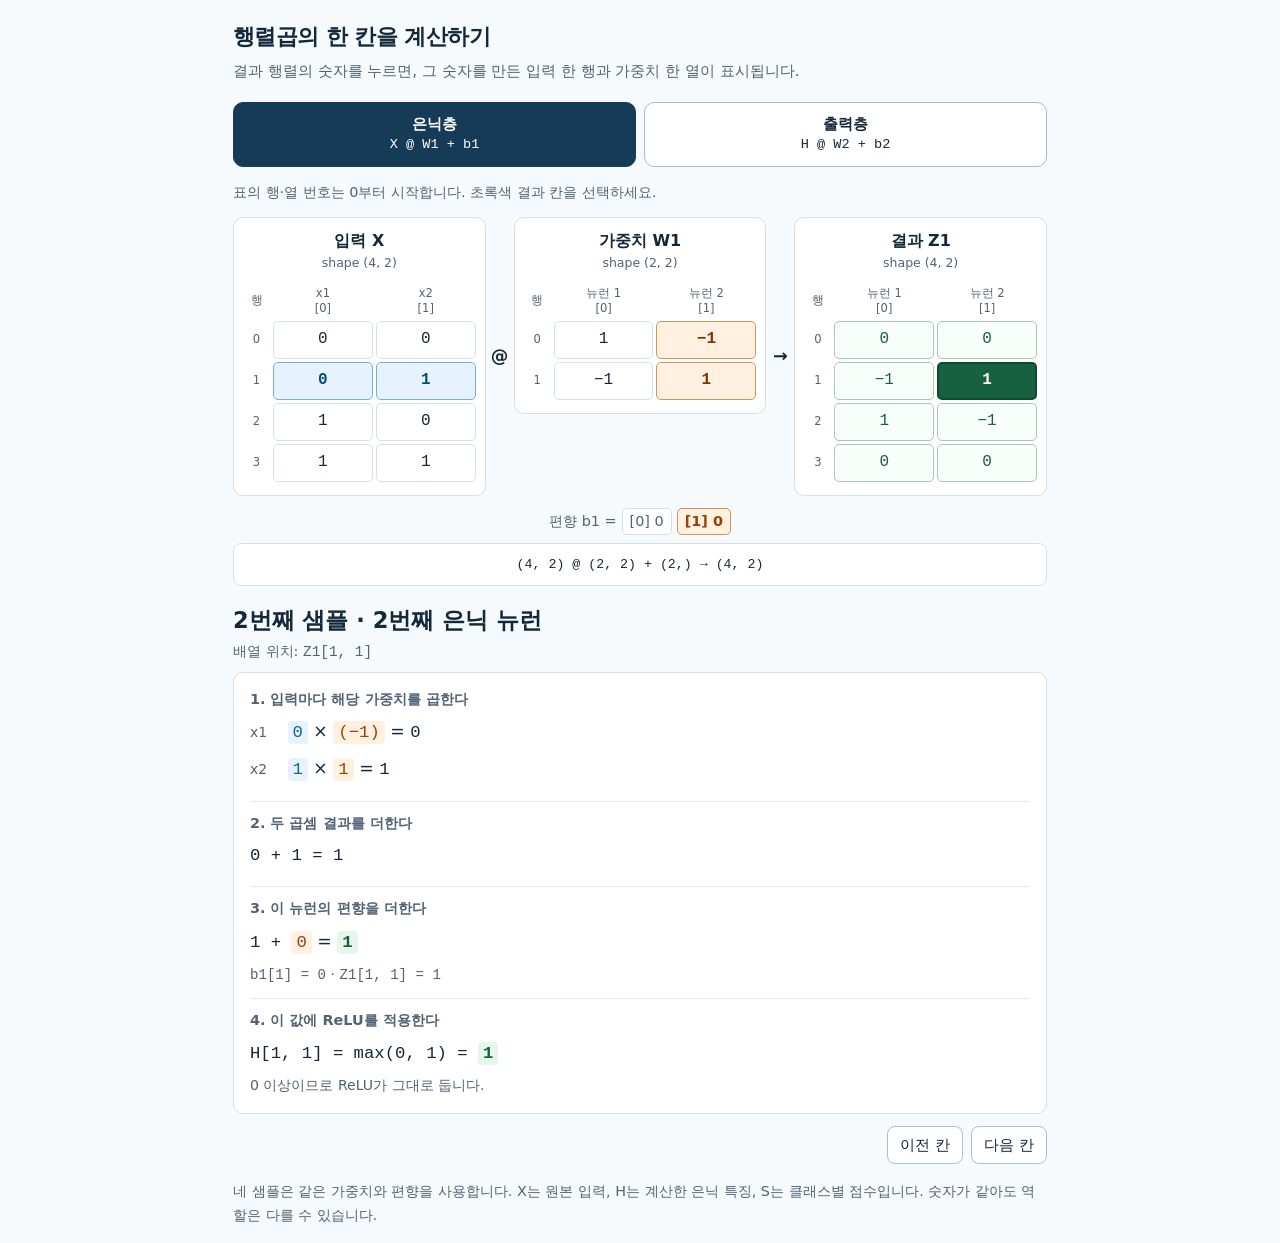
<file: static/neural-network-matrix-basics/matrix-lab.html>
<!doctype html>
<html lang="ko">
<head>
  <meta charset="utf-8">
  <meta name="viewport" content="width=device-width,initial-scale=1">
  <title>행렬곱의 한 칸을 계산하기</title>
  <style>
    :root{color-scheme:light;--ink:#14283b;--muted:#516374;--line:#d6e0e8;--blue:#126293;--blue-bg:#e6f3fe;--orange:#96420a;--orange-bg:#fff0df;--green:#176040;--green-bg:#e5f6ec}
    *{box-sizing:border-box}
    html,body{margin:0;padding:0;max-width:100%;width:100%;background:#f7fafc;color:var(--ink)}
    body{font-family:system-ui,-apple-system,BlinkMacSystemFont,"Segoe UI","Noto Sans KR",sans-serif;font-size:15px;line-height:1.65}
    button{font:inherit;cursor:pointer}
    button:focus-visible{outline:3px solid #075cad;outline-offset:3px}
    code,.number{font-family:ui-monospace,SFMono-Regular,Consolas,monospace;font-variant-numeric:tabular-nums}
    code{overflow-wrap:anywhere}
    main{padding:22px 18px;max-width:850px;margin:0 auto;min-width:0}
    h1{font-size:1.35rem;letter-spacing:-.025em;line-height:1.35;margin:0 0 8px}
    .intro{margin:0 0 18px;color:var(--muted)}
    .stages{display:flex;gap:8px;margin-bottom:14px}
    .stages button{flex:1;border:1px solid #aabccb;background:#fff;border-radius:10px;padding:10px 8px;color:var(--ink);font-weight:650;line-height:1.5}
    .stages button[aria-pressed="true"]{background:#163b57;border-color:#163b57;color:#fff}
    .stages code{display:block;font-size:.85rem;font-weight:400;white-space:normal}
    .hint{color:var(--muted);margin:0 0 12px;font-size:.9rem}
    .matrices{display:grid;grid-template-columns:minmax(0,1fr) 18px minmax(0,1fr) 18px minmax(0,1fr);gap:5px;align-items:start}
    .matrix{min-width:0;background:#fff;border:1px solid var(--line);padding:12px 6px 10px;border-radius:10px}
    .matrix h2{font-size:1rem;text-align:center;margin:0 0 1px;line-height:1.4}
    .shape{text-align:center;color:var(--muted);font-size:.78rem;margin:0 0 8px}
    .operator{align-self:center;text-align:center;font-size:1.1rem;font-weight:700}
    table{border-collapse:separate;border-spacing:3px;margin:0 auto;width:100%;font-variant-numeric:tabular-nums;text-align:center;table-layout:fixed}
    th{font-weight:500;color:var(--muted);font-size:.72rem;line-height:1.35;overflow-wrap:anywhere}
    th:first-child{width:27px}
    td{height:38px;border:1px solid var(--line);border-radius:5px;background:#fff;font-size:1rem;font-family:ui-monospace,SFMono-Regular,Consolas,monospace}
    td.selected-row{background:var(--blue-bg);border-color:#75afd5;color:#074b78;font-weight:750}
    td.selected-column{background:var(--orange-bg);border-color:#d3945c;color:#823204;font-weight:750}
    .result td{border:0;background:transparent;padding:0}
    .result button{width:100%;height:38px;border:1px solid #aac6b7;border-radius:5px;background:#f8fffb;color:var(--green);font-family:inherit;font-size:1rem}
    .result button[aria-pressed="true"]{color:#fff;background:var(--green);border:2px solid #0d4b30;font-weight:750}
    .bias{display:flex;flex-wrap:wrap;gap:5px;justify-content:center;align-items:center;margin:12px 0 8px;color:var(--muted);font-size:.9rem}
    .bias span{border:1px solid var(--line);border-radius:5px;padding:1px 7px;background:#fff}
    .bias span.active-bias{border-color:#d3945c;background:var(--orange-bg);color:var(--orange);font-weight:700}
    .shape-equation{border:1px solid var(--line);border-radius:8px;background:#fff;padding:9px 8px;text-align:center;margin:0;font-size:.83rem;overflow-wrap:anywhere}
    .selection{margin:18px 0 8px;font-weight:700;line-height:1.5}
    .selection small{display:block;font-weight:450;color:var(--muted);margin-top:3px;font-size:.9rem}
    .calculation{background:#fff;border:1px solid var(--line);border-radius:10px;padding:15px 16px;min-width:0}
    .step{padding:10px 0;border-bottom:1px solid #e5edf3}
    .step:first-child{padding-top:0}
    .step:last-child{padding-bottom:0;border-bottom:0}
    .step-label{font-weight:650;font-size:.9rem;margin:0 0 5px;color:var(--muted)}
    .expression{font-size:1.08rem;margin:5px 0;line-height:1.8;overflow-wrap:anywhere}
    .term-label{display:inline-block;min-width:32px;color:var(--muted);font-size:.87rem}
    .input-token{color:var(--blue);background:var(--blue-bg);border-radius:4px;padding:2px 5px}
    .weight-token{color:var(--orange);background:var(--orange-bg);border-radius:4px;padding:2px 5px}
    .output-token{color:var(--green);background:var(--green-bg);border-radius:4px;padding:2px 5px;font-weight:700}
    .explanation{font-size:.88rem;color:var(--muted);margin:5px 0 0}
    .next{display:flex;gap:8px;justify-content:flex-end;margin:12px 0 0}
    .next button{border:1px solid #aac0d0;border-radius:8px;padding:6px 12px;background:#fff;color:var(--ink)}
    .meaning{font-size:.9rem;margin:16px 0 0;color:var(--muted)}
    .noscript{border:1px solid #d49e4c;padding:12px;border-radius:8px;background:#fff8e6}
    @media(max-width:590px){main{padding:18px 12px}.matrices{grid-template-columns:1fr;gap:8px}.matrix{max-width:300px;width:100%;margin:auto;padding:12px}.operator{font-size:1.25rem;line-height:1.2}.matrix h2{font-size:1.03rem}td,.result button{height:40px}th:first-child{width:42px}th{font-size:.83rem}.shape{font-size:.87rem}.stages button{font-size:.92rem}.stages code{font-size:.77rem}.shape-equation{font-size:.8rem}.calculation{padding:14px 12px}}
    @media(prefers-reduced-motion:no-preference){.result button,.stages button{transition:background-color .15s,color .15s}}
  </style>
</head>
<body>
<main>
  <h1 id="title">행렬곱의 한 칸을 계산하기</h1>
  <p class="intro" id="intro">결과 행렬의 숫자를 누르면, 그 숫자를 만든 입력 한 행과 가중치 한 열이 표시됩니다.</p>
  <div class="stages" role="group" aria-label="계산할 층" id="stages">
    <button type="button" data-stage="hidden" aria-pressed="true"><span id="hidden-label">은닉층</span><code>X @ W1 + b1</code></button>
    <button type="button" data-stage="output" aria-pressed="false"><span id="output-label">출력층</span><code>H @ W2 + b2</code></button>
  </div>
  <p class="hint" id="hint">표의 행·열 번호는 0부터 시작합니다. 초록색 결과 칸을 선택하세요.</p>
  <div class="matrices" id="matrices"></div>
  <p class="bias" id="bias"></p>
  <p class="shape-equation"><code>(4, 2) @ (2, 2) + (2,) → (4, 2)</code></p>
  <section aria-live="polite" aria-atomic="true" id="details"></section>
  <div class="next">
    <button type="button" id="previous">이전 칸</button>
    <button type="button" id="next">다음 칸</button>
  </div>
  <p class="meaning" id="meaning"></p>
  <noscript><p class="noscript">이 계산기의 버튼은 JavaScript가 켜져 있어야 작동합니다. 본문의 행렬 그림과 계산식으로 같은 과정을 확인할 수 있습니다. / Enable JavaScript to use the buttons. The article's figures show the same calculations.</p></noscript>
</main>
<script>
(() => {
  'use strict';
  const en = new URLSearchParams(location.search).get('lang') === 'en';
  document.documentElement.lang = en ? 'en' : 'ko';
  const copy = en ? {
    title:'Calculate one cell of a matrix product',
    intro:'Select a result cell to highlight the input row and weight column that produce it.',
    stages:'Layer to calculate',hidden:'Hidden layer',output:'Output layer',
    hint:'Row and column indices start at 0. Select a green result cell.',
    input:'Inputs X',hiddenInput:'Hidden outputs H',weights:'Weights',result:'Result',
    rows:'row',neuron:'unit',same:'same',different:'different',sample:'Sample',
    selected:(i,j,hidden)=>`Sample ${i + 1} · ${hidden ? 'hidden' : 'output'} unit ${j + 1}`,
    arrayPosition:'Array position',
    multiply:'1. Multiply each input by its corresponding weight',
    add:'2. Add the two products',bias:'3. Add this unit’s bias',
    relu:'4. Apply ReLU to this value',reluNegative:'This value is negative, so ReLU returns 0.',
    reluPositive:'This value is 0 or positive, so ReLU leaves it unchanged.',
    scoreNote:'This is a class score. It is not a probability.',
    previous:'Previous cell',next:'Next cell',biasVector:'Bias',
    meaning:'All four samples use the same weights and biases. X holds original inputs, H holds computed hidden features, and S holds class scores. Equal numbers can have different roles.',
    cell:(symbol,i,j,value)=>`${symbol}, row ${i}, column ${j}, value ${value}`
  } : {
    title:'행렬곱의 한 칸을 계산하기',
    intro:'결과 행렬의 숫자를 누르면, 그 숫자를 만든 입력 한 행과 가중치 한 열이 표시됩니다.',
    stages:'계산할 층',hidden:'은닉층',output:'출력층',
    hint:'표의 행·열 번호는 0부터 시작합니다. 초록색 결과 칸을 선택하세요.',
    input:'입력 X',hiddenInput:'은닉 출력 H',weights:'가중치',result:'결과',
    rows:'행',neuron:'뉴런',same:'같다',different:'다르다',sample:'샘플',
    selected:(i,j,hidden)=>`${i + 1}번째 샘플 · ${j + 1}번째 ${hidden ? '은닉' : '출력'} 뉴런`,
    arrayPosition:'배열 위치',
    multiply:'1. 입력마다 해당 가중치를 곱한다',
    add:'2. 두 곱셈 결과를 더한다',bias:'3. 이 뉴런의 편향을 더한다',
    relu:'4. 이 값에 ReLU를 적용한다',reluNegative:'음수이므로 ReLU가 0으로 바꿉니다.',
    reluPositive:'0 이상이므로 ReLU가 그대로 둡니다.',
    scoreNote:'이 값은 클래스의 점수입니다. 확률은 아닙니다.',
    previous:'이전 칸',next:'다음 칸',biasVector:'편향',
    meaning:'네 샘플은 같은 가중치와 편향을 사용합니다. X는 원본 입력, H는 계산한 은닉 특징, S는 클래스별 점수입니다. 숫자가 같아도 역할은 다를 수 있습니다.',
    cell:(symbol,i,j,value)=>`${symbol}, 행 ${i}, 열 ${j}, 값 ${value}`
  };
  const $ = id => document.getElementById(id);
  document.title = copy.title;
  for (const key of ['title','intro','hint','previous','next','meaning']) $(key).textContent = copy[key];
  $('hidden-label').textContent = copy.hidden;
  $('output-label').textContent = copy.output;
  $('stages').setAttribute('aria-label',copy.stages);
  const layers = {
    hidden:{input:[[0,0],[0,1],[1,0],[1,1]],weights:[[1,-1],[-1,1]],bias:[0,0],inputSymbol:'X',weightSymbol:'W1',biasSymbol:'b1',resultSymbol:'Z1',featureSymbols:['x1','x2']},
    output:{input:[[0,0],[0,1],[1,0],[0,0]],weights:[[-1,1],[-1,1]],bias:[1,0],inputSymbol:'H',weightSymbol:'W2',biasSymbol:'b2',resultSymbol:'S',featureSymbols:['h1','h2']}
  };
  let stage = 'hidden';
  let selectedRow = 1;
  let selectedColumn = 1;
  const fmt = n => n < 0 ? `(${n.toString().replace('-','−')})` : String(n);
  function matrixPanel(label,symbol,values,kind,columnLabels) {
    const section = document.createElement('section');
    section.className = 'matrix';
    const h = document.createElement('h2');
    h.textContent = `${label}${label.endsWith(symbol) ? '' : ' ' + symbol}`;
    section.appendChild(h);
    const shape = document.createElement('p');
    shape.className='shape';
    shape.textContent=`shape (${values.length}, ${values[0].length})`;
    section.appendChild(shape);
    const table = document.createElement('table');
    table.setAttribute('aria-label',h.textContent);
    table.className=kind==='result'?'result':'';
    const thead = document.createElement('thead');
    const headRow = document.createElement('tr');
    const rowLabel = document.createElement('th');
    rowLabel.textContent=copy.rows;
    rowLabel.scope='col';
    headRow.appendChild(rowLabel);
    columnLabels.forEach((label,j)=>{
      const th=document.createElement('th');
      th.scope='col';
      th.append(document.createTextNode(label),document.createElement('br'),document.createTextNode(`[${j}]`));
      headRow.appendChild(th);
    });
    thead.appendChild(headRow);
    table.appendChild(thead);
    const tbody = document.createElement('tbody');
    values.forEach((row,i)=>{
      const tr=document.createElement('tr');
      const th=document.createElement('th');
      th.scope='row';
      th.textContent=String(i);
      tr.appendChild(th);
      row.forEach((value,j)=>{
        const td=document.createElement('td');
        td.dataset.row=i;
        td.dataset.column=j;
        if (kind==='input' && i===selectedRow) td.className='selected-row';
        if (kind==='weight' && j===selectedColumn) td.className='selected-column';
        if (kind==='result') {
          const button=document.createElement('button');
          button.type='button';
          button.dataset.row=i;
          button.dataset.column=j;
          button.textContent=String(value).replace('-','−');
          button.setAttribute('aria-label',copy.cell(symbol,i,j,value));
          button.setAttribute('aria-pressed',String(i===selectedRow&&j===selectedColumn));
          button.addEventListener('click',()=>select(i,j,true));
          button.addEventListener('keydown',event=>{
            let nextRow=i,nextColumn=j;
            if(event.key==='ArrowUp') nextRow=(i+3)%4;
            else if(event.key==='ArrowDown') nextRow=(i+1)%4;
            else if(event.key==='ArrowLeft') nextColumn=(j+1)%2;
            else if(event.key==='ArrowRight') nextColumn=(j+1)%2;
            else return;
            event.preventDefault();
            select(nextRow,nextColumn,true);
          });
          td.appendChild(button);
        } else td.textContent=String(value).replace('-','−');
        tr.appendChild(td);
      });
      tbody.appendChild(tr);
    });
    table.appendChild(tbody);
    section.appendChild(table);
    return section;
  }
  function select(i,j,restoreFocus=false) {
    selectedRow=i;
    selectedColumn=j;
    render();
    if(restoreFocus) document.querySelector(`.result button[data-row="${i}"][data-column="${j}"]`).focus({preventScroll:true});
  }
  function render() {
    const layer=layers[stage];
    const hidden=stage==='hidden';
    const outputs=layer.input.map(row=>[0,1].map(j=>row.reduce((sum,x,k)=>sum+x*layer.weights[k][j],0)+layer.bias[j]));
    const container=$('matrices');
    container.replaceChildren();
    const unitLabels=hidden?[`${copy.neuron} 1`,`${copy.neuron} 2`]:[copy.same,copy.different];
    container.appendChild(matrixPanel(hidden?copy.input:copy.hiddenInput,layer.inputSymbol,layer.input,'input',layer.featureSymbols));
    const times=document.createElement('span');times.className='operator';times.textContent='@';times.setAttribute('aria-hidden','true');container.appendChild(times);
    container.appendChild(matrixPanel(copy.weights,layer.weightSymbol,layer.weights,'weight',unitLabels));
    const equals=document.createElement('span');equals.className='operator';equals.textContent='→';equals.setAttribute('aria-hidden','true');container.appendChild(equals);
    container.appendChild(matrixPanel(copy.result,layer.resultSymbol,outputs,'result',unitLabels));
    const b=$('bias');
    b.replaceChildren(document.createTextNode(`${copy.biasVector} ${layer.biasSymbol} = `));
    layer.bias.forEach((value,j)=>{
      const item=document.createElement('span');
      item.className=j===selectedColumn?'active-bias':'';
      item.textContent=`[${j}] ${value}`;
      b.appendChild(item);
    });
    const i=selectedRow,j=selectedColumn;
    const products=layer.input[i].map((x,k)=>x*layer.weights[k][j]);
    const total=products.reduce((a,b)=>a+b,0);
    const result=outputs[i][j];
    const terms=layer.input[i].map((x,k)=>`<p class="expression"><span class="term-label">${layer.featureSymbols[k]}</span> <span class="input-token number">${fmt(x)}</span> × <span class="weight-token number">${fmt(layer.weights[k][j])}</span> = <span class="number">${fmt(products[k])}</span></p>`).join('');
    $('details').innerHTML=`
      <h2 class="selection">${copy.selected(i,j,hidden)}<small>${copy.arrayPosition}: <code>${layer.resultSymbol}[${i}, ${j}]</code></small></h2>
      <div class="calculation">
        <div class="step"><p class="step-label">${copy.multiply}</p>${terms}</div>
        <div class="step"><p class="step-label">${copy.add}</p><p class="expression number">${fmt(products[0])} + ${fmt(products[1])} = ${fmt(total)}</p></div>
        <div class="step"><p class="step-label">${copy.bias}</p><p class="expression"><span class="number">${fmt(total)} + </span><span class="weight-token number">${fmt(layer.bias[j])}</span> = <span class="output-token number">${fmt(result)}</span></p><p class="explanation"><code>${layer.biasSymbol}[${j}] = ${layer.bias[j]}</code> · <code>${layer.resultSymbol}[${i}, ${j}] = ${result}</code></p>${hidden?'':`<p class="explanation">${copy.scoreNote}</p>`}</div>
        ${hidden?`<div class="step"><p class="step-label">${copy.relu}</p><p class="expression"><code>H[${i}, ${j}] = max(0, ${result}) = </code><span class="output-token number">${Math.max(0,result)}</span></p><p class="explanation">${result<0?copy.reluNegative:copy.reluPositive}</p></div>`:''}
      </div>`;
    document.querySelectorAll('[data-stage]').forEach(button=>button.setAttribute('aria-pressed',String(button.dataset.stage===stage)));
    requestHeight();
  }
  document.querySelectorAll('[data-stage]').forEach(button=>button.addEventListener('click',()=>{stage=button.dataset.stage;render();}));
  function move(delta){const index=(selectedRow*2+selectedColumn+delta+8)%8;select(Math.floor(index/2),index%2);}
  $('previous').addEventListener('click',()=>move(-1));
  $('next').addEventListener('click',()=>move(1));
  let heightFrame=0;
  let lastHeight=0;
  function requestHeight(){
    if(heightFrame) return;
    heightFrame=requestAnimationFrame(()=>{
      heightFrame=0;
      // Measure the content, not the iframe viewport: this permits shrinking, too.
      const height=Math.ceil(document.querySelector('main').getBoundingClientRect().height)+2;
      if(window.parent!==window && height!==lastHeight){
        lastHeight=height;
        const targetOrigin=location.origin==='null'?'*':location.origin;
        window.parent.postMessage({type:'matrix-lab-height',height},targetOrigin);
      }
    });
  }
  if('ResizeObserver' in window) new ResizeObserver(requestHeight).observe(document.querySelector('main'));
  window.addEventListener('resize',requestHeight);
  window.addEventListener('load',requestHeight);
  if(document.fonts && document.fonts.ready) document.fonts.ready.then(requestHeight);
  render();
})();
</script>
</body>
</html>
</file>
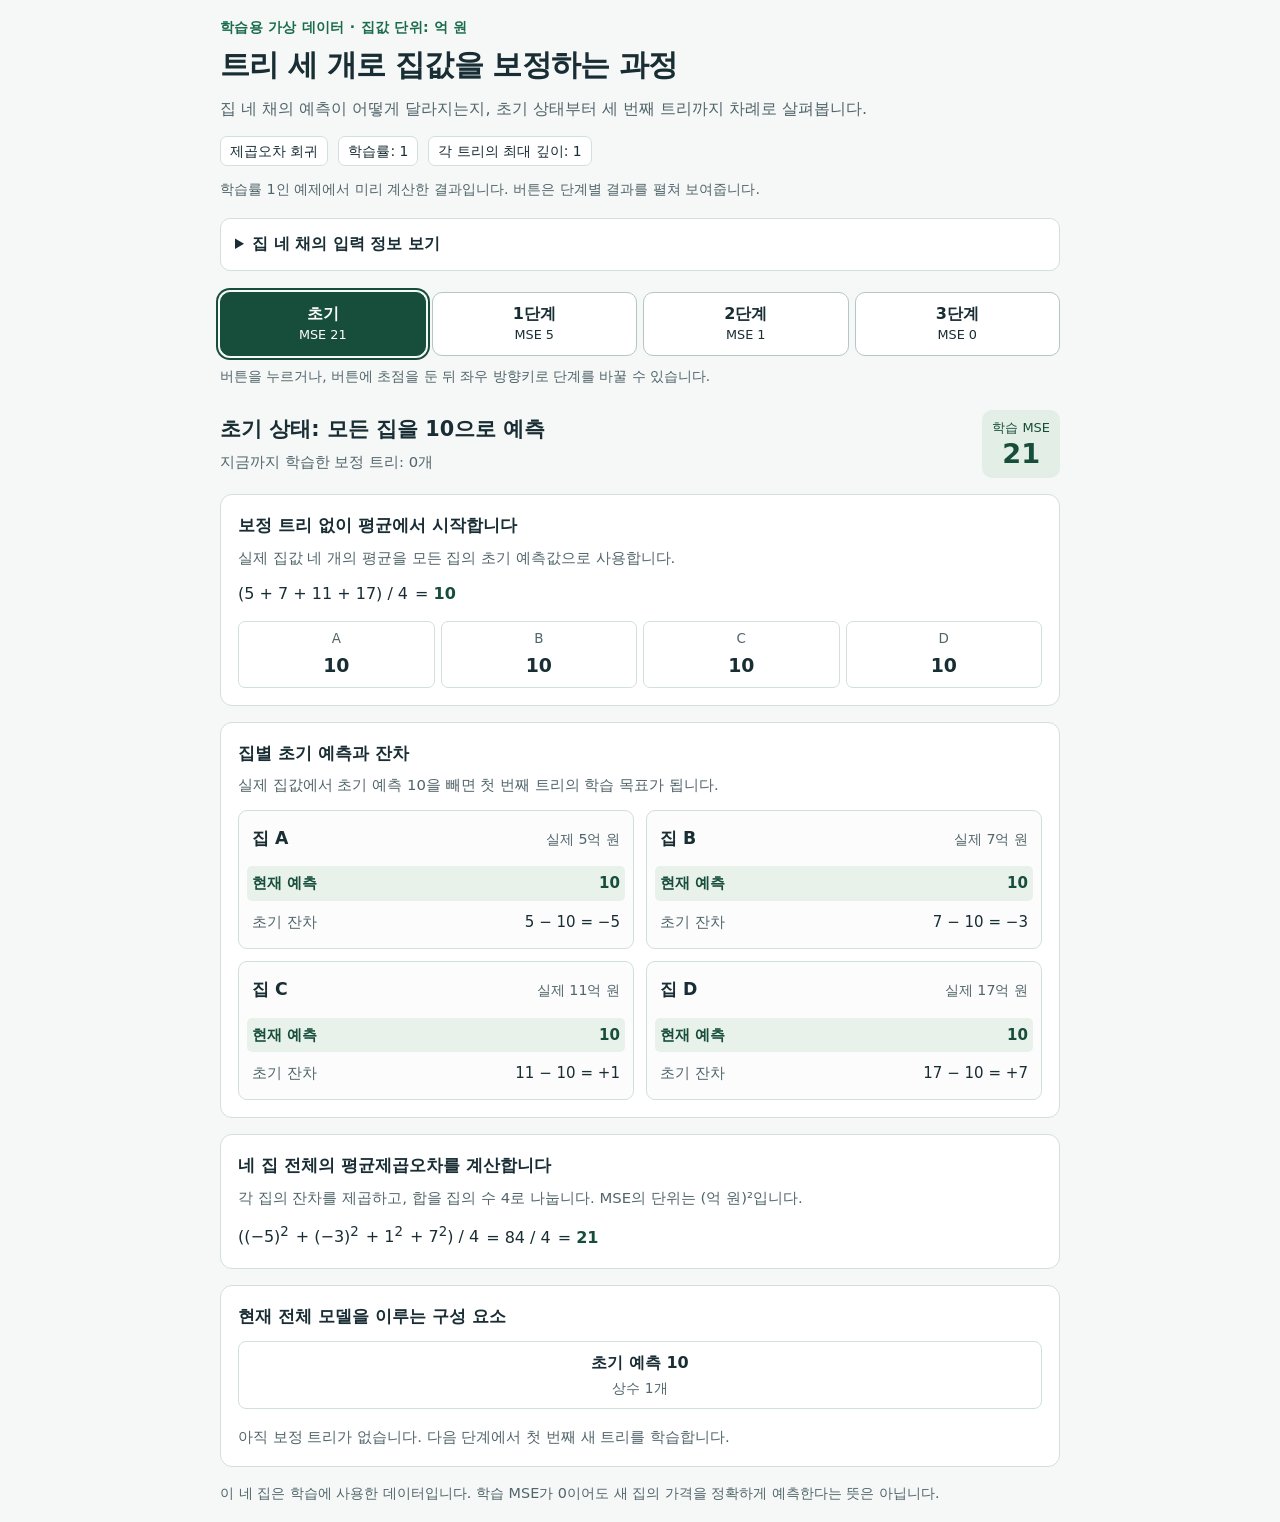
<file: static/random-forest-gradient-boosting/stages.html>
<!doctype html>
<html lang="ko">
<head>
  <meta charset="utf-8">
  <meta name="viewport" content="width=device-width, initial-scale=1">
  <title>트리 세 개로 집값을 보정하는 과정</title>
  <style>
    :root { color-scheme: light; --ink: #192d34; --muted: #52656b; --line: #d2dfdf; --paper: #f5f8f6; --blue: #135b91; --amber: #825110; --green: #1b6c4c; }
    * { box-sizing: border-box; }
    body { margin: 0; padding: 16px; background: var(--paper); color: var(--ink); font-family: system-ui, -apple-system, BlinkMacSystemFont, "Apple SD Gothic Neo", "Malgun Gothic", sans-serif; font-size: 16px; line-height: 1.65; }
    main { max-width: 840px; margin: 0 auto; }
    h1, h2, h3, h4, p { margin: 0; }
    h1 { margin-top: 5px; font-size: clamp(1.4rem, 4vw, 1.85rem); line-height: 1.45; letter-spacing: -.025em; word-break: keep-all; overflow-wrap: anywhere; }
    h2 { font-size: 1.3rem; line-height: 1.5; }
    h3 { font-size: 1.07rem; line-height: 1.55; }
    h4 { font-size: 1.08rem; }
    p, li, dd, dt, summary { word-break: keep-all; overflow-wrap: anywhere; }
    .eyebrow { color: var(--green); font-weight: 750; font-size: .88rem; letter-spacing: .02em; }
    .intro { margin-top: 9px; color: var(--muted); }
    .settings { display: flex; flex-wrap: wrap; gap: 6px 10px; margin-top: 13px; font-size: .87rem; }
    .settings span { padding: 3px 9px; border: 1px solid var(--line); border-radius: 7px; background: #fff; }
    .fixed-note { margin-top: 12px; font-size: .9rem; color: var(--muted); }
    details { margin-top: 16px; padding: 12px 14px; border: 1px solid var(--line); border-radius: 10px; background: #fff; }
    summary { cursor: pointer; font-weight: 650; }
    .data-note { margin: 9px 0 5px; color: var(--muted); font-size: .88rem; }
    .data-wrap { overflow-x: auto; }
    table { border-collapse: collapse; width: 100%; margin-top: 8px; font-size: .89rem; font-variant-numeric: tabular-nums; }
    th, td { padding: 7px 4px; border-bottom: 1px solid var(--line); text-align: center; }
    th { color: var(--muted); font-weight: 650; }
    td:first-child { font-weight: 750; }
    .step-controls { display: grid; grid-template-columns: repeat(4, minmax(0, 1fr)); gap: 6px; margin-top: 21px; }
    .step-button { min-width: 0; min-height: 64px; display: flex; flex-direction: column; justify-content: center; align-items: center; gap: 1px; padding: 8px 3px; border: 1px solid #b4c7c7; border-radius: 10px; background: #fff; color: var(--ink); font: inherit; font-size: .93rem; line-height: 1.45; cursor: pointer; }
    .step-button strong { font-size: 1rem; }
    .step-button small { font-size: .8rem; }
    .step-button:hover { background: #e9f1ed; }
    .step-button[aria-pressed="true"] { background: #174e3b; border-color: #174e3b; color: #fff; box-shadow: 0 0 0 2px var(--paper), 0 0 0 4px #174e3b; }
    button:focus-visible, summary:focus-visible, a:focus-visible { outline: 3px solid #bd5d00; outline-offset: 4px; }
    .keyboard-note { margin-top: 9px; color: var(--muted); font-size: .85rem; }
    .state-head { display: flex; justify-content: space-between; gap: 14px; align-items: center; margin-top: 23px; }
    .state-summary { margin-top: 4px; color: var(--muted); font-size: .92rem; }
    .mse-badge { flex: 0 0 auto; min-width: 76px; padding: 7px 10px; border-radius: 10px; background: #e3eee7; color: #174e3b; text-align: center; font-variant-numeric: tabular-nums; }
    .mse-badge span { display: block; font-size: .81rem; }
    .mse-badge strong { display: block; font-size: 1.7rem; line-height: 1.2; }
    .panel { margin-top: 16px; padding: 17px; border: 1px solid var(--line); border-radius: 12px; background: #fff; }
    .panel-note { margin-top: 7px; color: var(--muted); font-size: .93rem; }
    .flow-label { display: flex; gap: 8px; align-items: baseline; }
    .flow-label .number { flex: 0 0 auto; width: 27px; height: 27px; border-radius: 50%; background: #e8f0ec; color: #244f3d; text-align: center; font-size: .91rem; font-weight: 750; line-height: 27px; }
    .vector { display: grid; grid-template-columns: repeat(4, minmax(0, 1fr)); gap: 6px; margin-top: 13px; font-variant-numeric: tabular-nums; }
    .vector-item { padding: 6px 2px; border: 1px solid var(--line); border-radius: 7px; text-align: center; }
    .vector-item span { display: block; color: var(--muted); font-size: .84rem; }
    .vector-item strong { display: block; font-size: 1.18rem; }
    .formula { display: flex; flex-wrap: wrap; gap: 2px 7px; align-items: baseline; margin-top: 11px; font-variant-numeric: tabular-nums; }
    .formula > span { white-space: nowrap; }
    .formula strong { color: #174e3b; }
    .tree-boundary { max-width: 440px; margin: 14px auto 0; padding: 10px; border: 2px solid var(--blue); border-radius: 12px; background: #f2f7fc; }
    .tree-boundary[data-tree="2"] { border-color: var(--amber); background: #fffbf1; }
    .tree-boundary[data-tree="3"] { border-color: var(--green); background: #f1f9f3; }
    .tree-name { color: var(--blue); font-weight: 750; text-align: center; }
    .tree-boundary[data-tree="2"] .tree-name { color: var(--amber); }
    .tree-boundary[data-tree="3"] .tree-name { color: var(--green); }
    .tree-size { color: var(--muted); text-align: center; font-size: .85rem; }
    .tree-svg { display: block; width: 100%; height: auto; max-width: 360px; margin: 4px auto 0; }
    .leaf-means { display: grid; gap: 9px; margin-top: 10px; }
    .leaf-means p { padding: 8px 11px; background: var(--paper); border-radius: 7px; font-size: .94rem; }
    .leaf-means strong { display: block; }
    .house-grid { display: grid; grid-template-columns: repeat(2, minmax(0, 1fr)); gap: 12px; margin-top: 12px; }
    .house { min-width: 0; padding: 13px; border: 1px solid var(--line); border-radius: 9px; background: #fbfcfb; }
    .house-head { display: flex; justify-content: space-between; gap: 10px; align-items: baseline; }
    .truth { color: var(--muted); font-size: .89rem; }
    .house dl { display: grid; gap: 7px; margin: 12px 0 0; }
    .house dl > div { display: grid; grid-template-columns: minmax(0, 1fr) auto; gap: 7px; align-items: baseline; font-size: .94rem; }
    dt { color: var(--muted); }
    dd { margin: 0; font-variant-numeric: tabular-nums; text-align: right; }
    .house .updated { margin: 2px -5px; padding: 5px; border-radius: 5px; background: #e9f1eb; }
    .updated dt, .updated dd { color: #174e3b; font-weight: 750; }
    .model-list { display: flex; flex-wrap: wrap; align-items: stretch; gap: 8px; margin-top: 12px; padding: 0; list-style: none; }
    .model-list li { flex: 1 1 125px; padding: 8px 10px; border: 1px solid var(--line); border-radius: 8px; text-align: center; }
    .model-list strong, .model-list span { display: block; }
    .model-list span { font-size: .86rem; color: var(--muted); }
    .model-list .model-1 { border-color: var(--blue); border-width: 2px; }
    .model-list .model-2 { border-color: var(--amber); border-width: 2px; }
    .model-list .model-3 { border-color: var(--green); border-width: 2px; }
    .model-icon { width: 45px; height: 30px; display: block; margin: 0 auto 3px; }
    .reading-note { margin-top: 15px; font-size: .9rem; color: var(--muted); }
    .sr-only { position: absolute; width: 1px; height: 1px; padding: 0; margin: -1px; overflow: hidden; clip-path: inset(50%); white-space: nowrap; border: 0; }
    [hidden] { display: none !important; }
    @media (max-width: 520px) {
      body { padding: 12px; }
      .panel { padding: 13px; }
      .house-grid { grid-template-columns: minmax(0, 1fr); }
      .state-head { gap: 8px; }
      .state-head h2 { font-size: 1.18rem; }
      .mse-badge { min-width: 67px; padding: 7px; }
      .tree-boundary { padding: 8px 3px; }
    }
    @media (prefers-reduced-motion: reduce) { *, *::before, *::after { scroll-behavior: auto !important; } }
    @media print { body { padding: 0; } .step-controls, .keyboard-note { display: none; } .panel, .house { break-inside: avoid; } }
  </style>
</head>
<body>
<main id="demo-root">
  <header>
    <p class="eyebrow" id="eyebrow"></p>
    <h1 id="page-title"></h1>
    <p class="intro" id="intro"></p>
    <div class="settings" id="settings"></div>
    <p class="fixed-note" id="fixed-note"></p>
  </header>

  <details>
    <summary id="data-summary"></summary>
    <p class="data-note" id="data-note"></p>
    <div class="data-wrap"><table id="data-table"></table></div>
  </details>

  <div class="step-controls" id="step-controls" role="group"></div>
  <p class="keyboard-note" id="keyboard-note"></p>
  <p class="sr-only" id="live-status" role="status" aria-live="polite" aria-atomic="true"></p>

  <div class="state-head">
    <div><h2 id="state-title"></h2><p class="state-summary" id="state-summary"></p></div>
    <div class="mse-badge"><span id="mse-label"></span><strong id="mse-value"></strong></div>
  </div>

  <section class="panel" id="initial-panel" aria-labelledby="initial-title">
    <h3 id="initial-title"></h3>
    <p class="panel-note" id="initial-note"></p>
    <p class="formula"><span>(5 + 7 + 11 + 17) / 4</span><span>= <strong>10</strong></span></p>
    <div class="vector" id="initial-vector"></div>
  </section>

  <section class="panel" id="target-panel" aria-labelledby="target-title">
    <div class="flow-label"><span class="number">1</span><h3 id="target-title"></h3></div>
    <p class="panel-note" id="target-note"></p>
    <div class="vector" id="target-vector"></div>
  </section>

  <section class="panel" id="tree-panel" aria-labelledby="tree-title">
    <div class="flow-label"><span class="number">2</span><h3 id="tree-title"></h3></div>
    <p class="panel-note" id="fit-note"></p>
    <div class="tree-boundary" id="tree-boundary">
      <p class="tree-name" id="tree-name"></p>
      <p class="tree-size" id="tree-size"></p>
      <div id="tree-picture"></div>
    </div>
    <div class="leaf-means" id="leaf-means"></div>
  </section>

  <section class="panel" id="correction-panel" aria-labelledby="correction-title">
    <div class="flow-label"><span class="number">3</span><h3 id="correction-title"></h3></div>
    <p class="panel-note" id="predict-note"></p>
    <div class="vector" id="correction-vector"></div>
  </section>

  <section class="panel" aria-labelledby="houses-title">
    <div class="flow-label"><span class="number" id="house-number">4</span><h3 id="houses-title"></h3></div>
    <p class="panel-note" id="houses-note"></p>
    <div class="house-grid" id="house-grid"></div>
  </section>

  <section class="panel" aria-labelledby="mse-title">
    <h3 id="mse-title"></h3>
    <p class="panel-note" id="mse-note"></p>
    <p class="formula" id="mse-formula"></p>
  </section>

  <section class="panel" aria-labelledby="model-title">
    <h3 id="model-title"></h3>
    <ul class="model-list" id="model-list"></ul>
    <p class="panel-note" id="model-note"></p>
  </section>
  <p class="reading-note" id="reading-note"></p>
  <noscript><p>이 예제는 JavaScript가 필요합니다. 단계별 잔차와 예측값은 본문의 정적 표에서도 확인할 수 있습니다. This example needs JavaScript; the article also contains static tables of all stages.</p></noscript>
</main>
<script>
(() => {
  'use strict';
  // These are the fixed results of the article's four-house example.
  // The page selects a recorded stage; it does not train a model.
  const lang = new URLSearchParams(location.search).get('lang') === 'en' ? 'en' : 'ko';
  const houses = ['A', 'B', 'C', 'D'];
  const truth = [5, 7, 11, 17];
  const inputs = [[0, 0, 1], [0, 1, 0], [1, 0, 0], [1, 1, 1]];
  const stages = [
    { prediction: [10, 10, 10, 10], mse: 21 },
    { prediction: [6, 6, 14, 14], mse: 5, target: [-5, -3, 1, 7], correction: [-4, -4, 4, 4], feature: 0, left: [0, 1], right: [2, 3], values: [-4, 4] },
    { prediction: [4, 8, 12, 16], mse: 1, target: [-1, 1, -3, 3], correction: [-2, 2, -2, 2], feature: 1, left: [0, 2], right: [1, 3], values: [-2, 2] },
    { prediction: [5, 7, 11, 17], mse: 0, target: [1, -1, -1, 1], correction: [1, -1, -1, 1], feature: 2, left: [1, 2], right: [0, 3], values: [-1, 1] }
  ];
  const copy = {
    ko: {
      title: '트리 세 개로 집값을 보정하는 과정', eyebrow: '학습용 가상 데이터 · 집값 단위: 억 원',
      intro: '집 네 채의 예측이 어떻게 달라지는지, 초기 상태부터 세 번째 트리까지 차례로 살펴봅니다.',
      settings: ['제곱오차 회귀', '학습률: 1', '각 트리의 최대 깊이: 1'],
      fixed: '학습률 1인 예제에서 미리 계산한 결과입니다. 버튼은 단계별 결과를 펼쳐 보여줍니다.',
      dataSummary: '집 네 채의 입력 정보 보기', dataNote: '0은 아니오, 1은 예입니다. 집값은 실제 통계가 아닌 가상 값입니다.',
      headers: ['집', '역세권', '리모델링', '주차장', '집값'], features: ['역세권', '리모델링', '주차장'],
      questions: ['역세권인가?', '리모델링했나?', '주차장이 있나?'],
      controls: '확인할 부스팅 단계 선택', initial: '초기', step: n => `${n}단계`,
      keyboard: '버튼을 누르거나, 버튼에 초점을 둔 뒤 좌우 방향키로 단계를 바꿀 수 있습니다.',
      stateTitle: n => n === 0 ? '초기 상태: 모든 집을 10으로 예측' : `${n}단계: 트리 ${n}의 보정을 반영`,
      stateSummary: n => `지금까지 학습한 보정 트리: ${n}개`, mseBadge: '학습 MSE',
      initialTitle: '보정 트리 없이 평균에서 시작합니다', initialNote: '실제 집값 네 개의 평균을 모든 집의 초기 예측값으로 사용합니다.',
      targetTitle: '현재 예측으로 잔차를 계산합니다', targetNote: '잔차 = 실제 집값 − 현재 전체 예측. 새 트리는 이 잔차를 학습 목표로 받습니다.',
      treeTitle: '새 트리 하나를 전체 학습합니다', fitNote: 'fit(X, 잔차) 한 번으로 이 트리의 분할 조건과 두 리프의 보정값을 정합니다.',
      treeName: n => `이번에 추가한 트리 ${n}`, treeSize: '완성된 트리 1개 = 루트 1개 + 리프 2개', root: '루트의 조건', leaf: '리프', no: '아니오', yes: '예',
      group: names => `집 ${names}`, mean: '리프에 저장한 보정값',
      correctionTitle: '완성된 트리로 보정값을 예측합니다', predictNote: 'predict(X)에 집 네 채의 입력 정보를 넣으면, 각 집이 도달한 리프의 값 네 개를 받습니다.',
      housesTitle: n => n === 0 ? '집별 초기 예측과 잔차' : '각 집의 전체 예측을 갱신합니다',
      housesNote: n => n === 0 ? '실제 집값에서 초기 예측 10을 빼면 첫 번째 트리의 학습 목표가 됩니다.' : '새 전체 예측 = 직전 전체 예측 + 새 트리의 보정값. 학습률이 1이므로 보정값을 그대로 더합니다.',
      house: name => `집 ${name}`, truth: value => `실제 ${value}억 원`, prior: '현재 예측', target: '목표 잔차', correction: '새 트리 보정', updated: '전체 예측', remaining: '보정 후 잔차', initialResidual: '초기 잔차',
      mseTitle: '네 집 전체의 평균제곱오차를 계산합니다', mseNote: '각 집의 잔차를 제곱하고, 합을 집의 수 4로 나눕니다. MSE의 단위는 (억 원)²입니다.',
      modelTitle: '현재 전체 모델을 이루는 구성 요소', initialModel: '초기 예측 10', initialDetail: '상수 1개', modelName: n => `트리 ${n}`,
      modelNote: n => n === 0 ? '아직 보정 트리가 없습니다. 다음 단계에서 첫 번째 새 트리를 학습합니다.' : '각 테두리는 자기 루트와 리프를 가진 별도의 트리입니다. 각 트리의 보정값을 초기 예측 10에 더해서 전체 예측을 구합니다.',
      readingNote: '이 네 집은 학습에 사용한 데이터입니다. 학습 MSE가 0이어도 새 집의 가격을 정확하게 예측한다는 뜻은 아닙니다.',
      live: (n, p, mse) => `${n}단계. 예측은 ${p.join(', ')}. 학습 MSE는 ${mse}.`
    },
    en: {
      title: 'How three trees correct house-price predictions', eyebrow: 'Fictional learning example · prices in ₩100 million',
      intro: 'Follow the predictions for four houses from the initial value through the third correction tree.',
      settings: ['Squared-error regression', 'Learning rate: 1', 'Maximum depth per tree: 1'],
      fixed: 'These results were calculated in advance with a learning rate of 1. The buttons reveal each recorded stage.',
      dataSummary: 'Show the four houses and their inputs', dataNote: '0 means no; 1 means yes. These are fictional prices, not market statistics.',
      headers: ['House', 'Near station', 'Renovated', 'Parking', 'Price'], features: ['Near station', 'Renovated', 'Parking'],
      questions: ['Near a station?', 'Renovated?', 'Has parking?'],
      controls: 'Choose a boosting stage', initial: 'Initial', step: n => `Stage ${n}`,
      keyboard: 'Select a button, or focus a button and use the left and right arrow keys.',
      stateTitle: n => n === 0 ? 'Initial state: predict 10 for every house' : `Stage ${n}: add tree ${n}’s corrections`,
      stateSummary: n => `Correction trees trained so far: ${n}`, mseBadge: 'Train MSE',
      initialTitle: 'Start from the mean, with no correction trees', initialNote: 'The mean of the four actual prices is the initial prediction for every house.',
      targetTitle: 'Calculate residuals from the current predictions', targetNote: 'Residual = actual price − current ensemble prediction. These residuals become the new tree’s targets.',
      treeTitle: 'Train one whole new tree', fitNote: 'One fit(X, residuals) call chooses this tree’s split and the correction stored in each of its two leaves.',
      treeName: n => `New tree ${n}`, treeSize: '1 complete tree = 1 root + 2 leaves', root: 'Root condition', leaf: 'Leaf', no: 'No', yes: 'Yes',
      group: names => `Houses ${names}`, mean: 'Correction stored in the leaf',
      correctionTitle: 'Use the trained tree to predict corrections', predictNote: 'predict(X) receives the original inputs for all four houses and returns one leaf value for each house.',
      housesTitle: n => n === 0 ? 'Initial prediction and residual for each house' : 'Update the ensemble prediction for each house',
      housesNote: n => n === 0 ? 'Subtract the initial prediction of 10 from each actual price to obtain the first tree’s targets.' : 'New ensemble prediction = previous ensemble prediction + new tree’s correction. A learning rate of 1 applies the full correction.',
      house: name => `House ${name}`, truth: value => `Actual: ${value}`, prior: 'Current prediction', target: 'Target residual', correction: 'Tree correction', updated: 'Ensemble prediction', remaining: 'New residual', initialResidual: 'Initial residual',
      mseTitle: 'Calculate the mean squared error over all four houses', mseNote: 'Square each residual, add the four squares, then divide by 4. The MSE unit is (₩100 million)².',
      modelTitle: 'Components of the current ensemble', initialModel: 'Initial value: 10', initialDetail: 'One constant', modelName: n => `Tree ${n}`,
      modelNote: n => n === 0 ? 'There are no correction trees yet. The next stage trains the first new tree.' : 'Each border contains a separate tree with its own root and leaves. Add the trees’ corrections to the initial value of 10 to obtain the ensemble prediction.',
      readingNote: 'These four houses are training data. A training MSE of 0 does not guarantee accurate prices for new houses.',
      live: (n, p, mse) => `Stage ${n}. Predictions: ${p.join(', ')}. Training MSE: ${mse}.`
    }
  };
  const t = copy[lang];
  document.documentElement.lang = lang;
  document.title = t.title;
  const get = id => document.getElementById(id);
  const set = (id, value) => { get(id).textContent = value; };
  const signed = value => value > 0 ? `+${value}` : value < 0 ? `−${Math.abs(value)}` : '0';
  const plain = value => value < 0 ? `−${Math.abs(value)}` : `${value}`;
  const term = value => value < 0 ? `(−${Math.abs(value)})` : `${value}`;
  const vector = values => values.map((value, i) => `<div class="vector-item"><span>${houses[i]}</span><strong>${signed(value)}</strong></div>`).join('');
  const rows = entries => entries.map(([label, value, cls = '']) => `<div${cls ? ` class="${cls}"` : ''}><dt>${label}</dt><dd>${value}</dd></div>`).join('');
  set('eyebrow', t.eyebrow); set('page-title', t.title); set('intro', t.intro); set('fixed-note', t.fixed);
  get('settings').innerHTML = t.settings.map(label => `<span>${label}</span>`).join('');
  set('data-summary', t.dataSummary); set('data-note', t.dataNote);
  get('data-table').innerHTML = `<thead><tr>${t.headers.map(label => `<th scope="col">${label}</th>`).join('')}</tr></thead><tbody>${houses.map((house, i) => `<tr><th scope="row">${house}</th>${inputs[i].map(value => `<td>${value}</td>`).join('')}<td>${truth[i]}</td></tr>`).join('')}</tbody>`;
  get('step-controls').setAttribute('aria-label', t.controls);
  get('step-controls').innerHTML = stages.map((stage, i) => `<button type="button" class="step-button" data-stage="${i}" aria-pressed="${i === 0}"><strong>${i === 0 ? t.initial : t.step(i)}</strong><small>MSE ${stage.mse}</small></button>`).join('');
  set('keyboard-note', t.keyboard); set('mse-label', t.mseBadge);
  set('initial-title', t.initialTitle); set('initial-note', t.initialNote);
  get('initial-vector').innerHTML = houses.map(house => `<div class="vector-item"><span>${house}</span><strong>10</strong></div>`).join('');
  set('target-title', t.targetTitle); set('target-note', t.targetNote); set('tree-title', t.treeTitle); set('fit-note', t.fitNote); set('tree-size', t.treeSize);
  set('correction-title', t.correctionTitle); set('predict-note', t.predictNote); set('mse-title', t.mseTitle); set('mse-note', t.mseNote);
  set('model-title', t.modelTitle); set('reading-note', t.readingNote);

  function treePicture(stage, n) {
    const colors = ['#135b91', '#825110', '#1b6c4c'];
    const color = colors[n - 1];
    const leftNames = stage.left.map(i => houses[i]).join(', ');
    const rightNames = stage.right.map(i => houses[i]).join(', ');
    const desc = `${t.treeName(n)}. ${t.questions[stage.feature]} ${t.no}: ${leftNames}, ${signed(stage.values[0])}. ${t.yes}: ${rightNames}, ${signed(stage.values[1])}.`;
    return `<svg class="tree-svg" viewBox="0 0 360 265" role="img" aria-labelledby="tree-svg-title tree-svg-desc" xmlns="http://www.w3.org/2000/svg">
      <title id="tree-svg-title">${t.treeName(n)}</title><desc id="tree-svg-desc">${desc}</desc>
      <g fill="none" stroke="${color}" stroke-width="2.5"><path d="M180 82 L90 164"/><path d="M180 82 L270 164"/></g>
      <g fill="#fff" stroke="${color}" stroke-width="2"><rect x="62" y="9" width="236" height="73" rx="9"/><rect x="18" y="164" width="144" height="85" rx="9"/><rect x="198" y="164" width="144" height="85" rx="9"/></g>
      <g font-family="inherit" text-anchor="middle" fill="#192d34"><text x="180" y="34" font-size="19">${t.root}</text><text x="180" y="64" font-size="23" font-weight="700">${t.questions[stage.feature]}</text>
      <text x="80" y="125" font-size="20">${t.no}</text><text x="280" y="125" font-size="20">${t.yes}</text>
      <text x="90" y="192" font-size="20">${t.leaf} · ${leftNames}</text><text x="270" y="192" font-size="20">${t.leaf} · ${rightNames}</text>
      <text x="90" y="231" font-size="33" font-weight="750" fill="${color}">${signed(stage.values[0])}</text><text x="270" y="231" font-size="33" font-weight="750" fill="${color}">${signed(stage.values[1])}</text></g>
    </svg>`;
  }
  function icon(n) {
    const color = ['#135b91', '#825110', '#1b6c4c'][n - 1];
    return `<svg class="model-icon" viewBox="0 0 45 30" aria-hidden="true"><path d="M22.5 7 L8 24 M22.5 7 L37 24" fill="none" stroke="${color}" stroke-width="2"/><g fill="#fff" stroke="${color}" stroke-width="2"><circle cx="22.5" cy="7" r="5"/><rect x="3" y="20" width="10" height="8" rx="2"/><rect x="32" y="20" width="10" height="8" rx="2"/></g></svg>`;
  }
  let selected = 0;
  function selectStage(n, announce = true) {
    selected = n;
    const stage = stages[n];
    const residual = truth.map((value, i) => value - stage.prediction[i]);
    document.querySelectorAll('[data-stage]').forEach(button => button.setAttribute('aria-pressed', `${Number(button.dataset.stage) === n}`));
    set('state-title', t.stateTitle(n)); set('state-summary', t.stateSummary(n)); set('mse-value', stage.mse);
    get('initial-panel').hidden = n !== 0;
    ['target-panel', 'tree-panel', 'correction-panel'].forEach(id => { get(id).hidden = n === 0; });
    get('house-number').hidden = n === 0;
    set('houses-title', t.housesTitle(n)); set('houses-note', t.housesNote(n));
    if (n > 0) {
      get('target-vector').innerHTML = vector(stage.target);
      get('correction-vector').innerHTML = vector(stage.correction);
      set('tree-name', t.treeName(n)); get('tree-boundary').dataset.tree = `${n}`;
      get('tree-picture').innerHTML = treePicture(stage, n);
      get('leaf-means').innerHTML = [stage.left, stage.right].map((indices, side) => `<p><strong>${t.group(indices.map(i => houses[i]).join(', '))}</strong>${t.mean}: (${indices.map(i => term(stage.target[i])).join(' + ')}) / 2 = ${signed(stage.values[side])}</p>`).join('');
    }
    get('house-grid').innerHTML = houses.map((house, i) => {
      const entries = n === 0 ? [
        [t.prior, '10', 'updated'], [t.initialResidual, `${truth[i]} − 10 = ${signed(residual[i])}`]
      ] : [
        [t.target, `${truth[i]} − ${stages[n - 1].prediction[i]} = ${signed(stage.target[i])}`],
        [t.correction, signed(stage.correction[i])],
        [t.updated, `${stages[n - 1].prediction[i]} + ${term(stage.correction[i])} = ${stage.prediction[i]}`, 'updated'],
        [t.remaining, `${truth[i]} − ${stage.prediction[i]} = ${signed(residual[i])}`]
      ];
      return `<section class="house" data-house="${house}"><div class="house-head"><h4>${t.house(house)}</h4><span class="truth">${t.truth(truth[i])}</span></div><dl>${rows(entries)}</dl></section>`;
    }).join('');
    const squareSum = residual.reduce((sum, value) => sum + value * value, 0);
    const squares = residual.map((value, i) => `<span>${i === 0 ? '(' : '+ '}${term(value)}<sup>2</sup>${i === 3 ? ') / 4' : ''}</span>`).join('');
    get('mse-formula').innerHTML = `${squares}<span>= ${squareSum} / 4</span><span>= <strong>${stage.mse}</strong></span>`;
    get('model-list').innerHTML = `<li><strong>${t.initialModel}</strong><span>${t.initialDetail}</span></li>` + stages.slice(1, n + 1).map((model, index) => `<li class="model-${index + 1}">${icon(index + 1)}<strong>${t.modelName(index + 1)}</strong><span>${t.features[model.feature]}</span></li>`).join('');
    set('model-note', t.modelNote(n));
    if (announce) set('live-status', t.live(n, stage.prediction, stage.mse));
    requestAnimationFrame(reportHeight);
  }
  get('step-controls').addEventListener('click', event => {
    const button = event.target.closest('[data-stage]');
    if (button) selectStage(Number(button.dataset.stage));
  });
  get('step-controls').addEventListener('keydown', event => {
    if (!['ArrowLeft', 'ArrowRight', 'Home', 'End'].includes(event.key)) return;
    event.preventDefault();
    const n = event.key === 'Home' ? 0 : event.key === 'End' ? 3 : Math.max(0, Math.min(3, selected + (event.key === 'ArrowRight' ? 1 : -1)));
    selectStage(n);
    document.querySelector(`[data-stage="${n}"]`).focus({ preventScroll: true });
  });
  // Measure the content, not scrollHeight: the latter can retain an old iframe height.
  let lastHeight = 0;
  function reportHeight() {
    if (window.parent === window) return;
    const style = getComputedStyle(document.body);
    const height = Math.ceil(get('demo-root').getBoundingClientRect().height + parseFloat(style.paddingTop) + parseFloat(style.paddingBottom) + 2);
    if (height !== lastHeight) {
      lastHeight = height;
      window.parent.postMessage({ type: 'boosting-demo-height', height }, window.location.origin);
    }
  }
  selectStage(0, false);
  if ('ResizeObserver' in window) new ResizeObserver(reportHeight).observe(get('demo-root'));
  window.addEventListener('resize', reportHeight);
  window.addEventListener('load', reportHeight);
  document.fonts.ready.then(reportHeight);
})();
</script>
</body>
</html>
</file>
